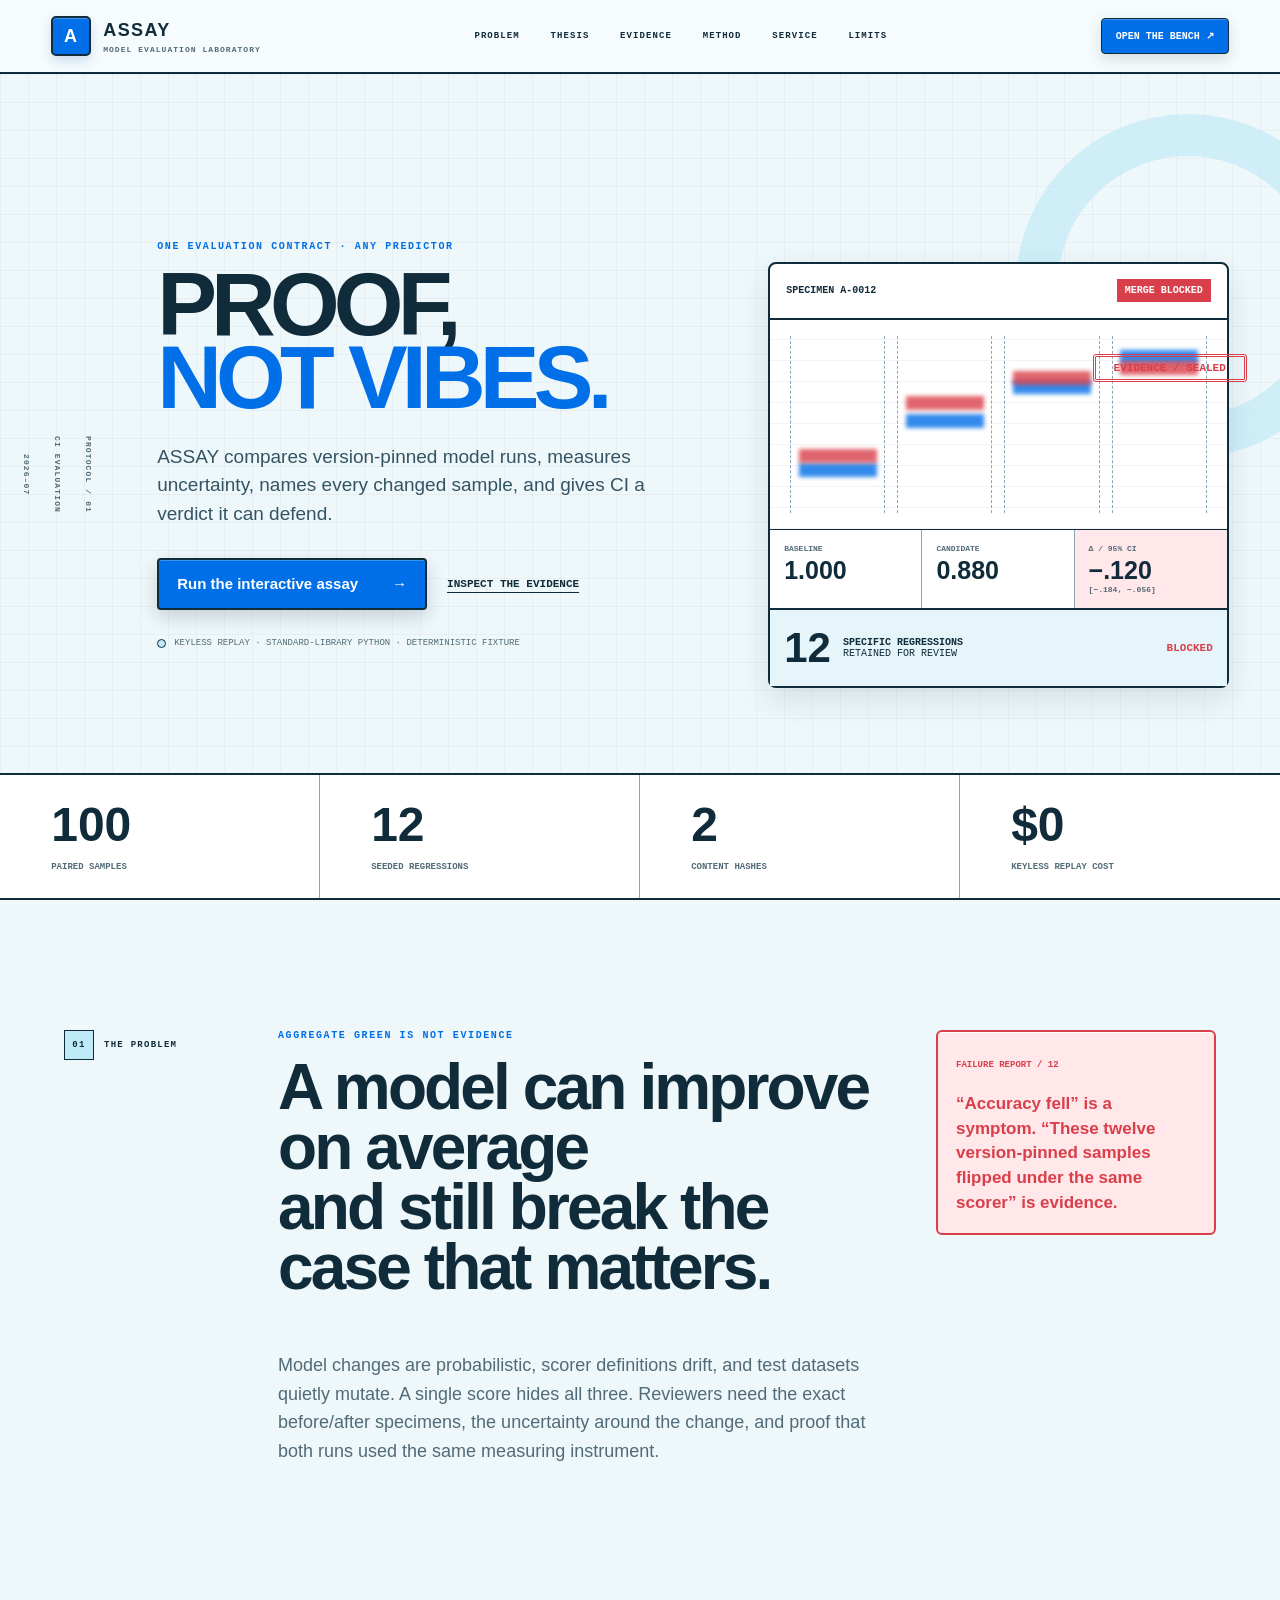
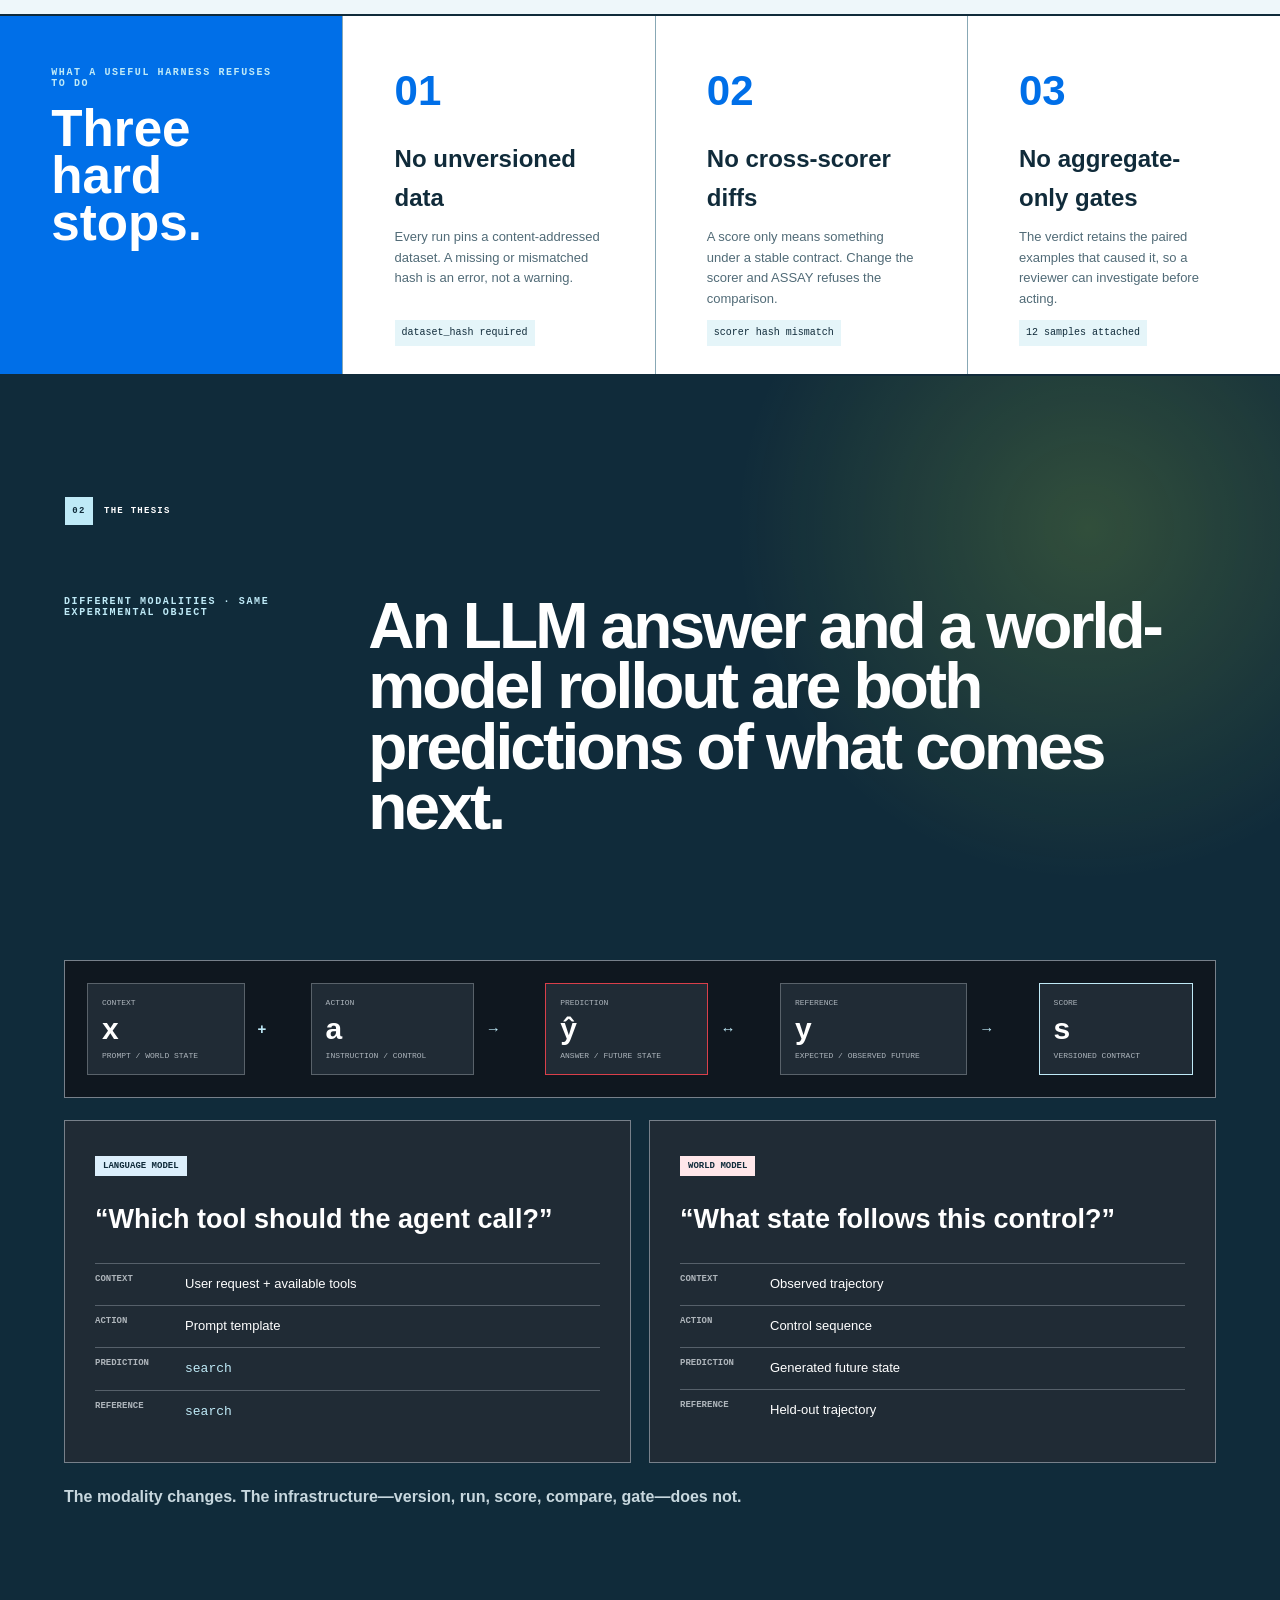
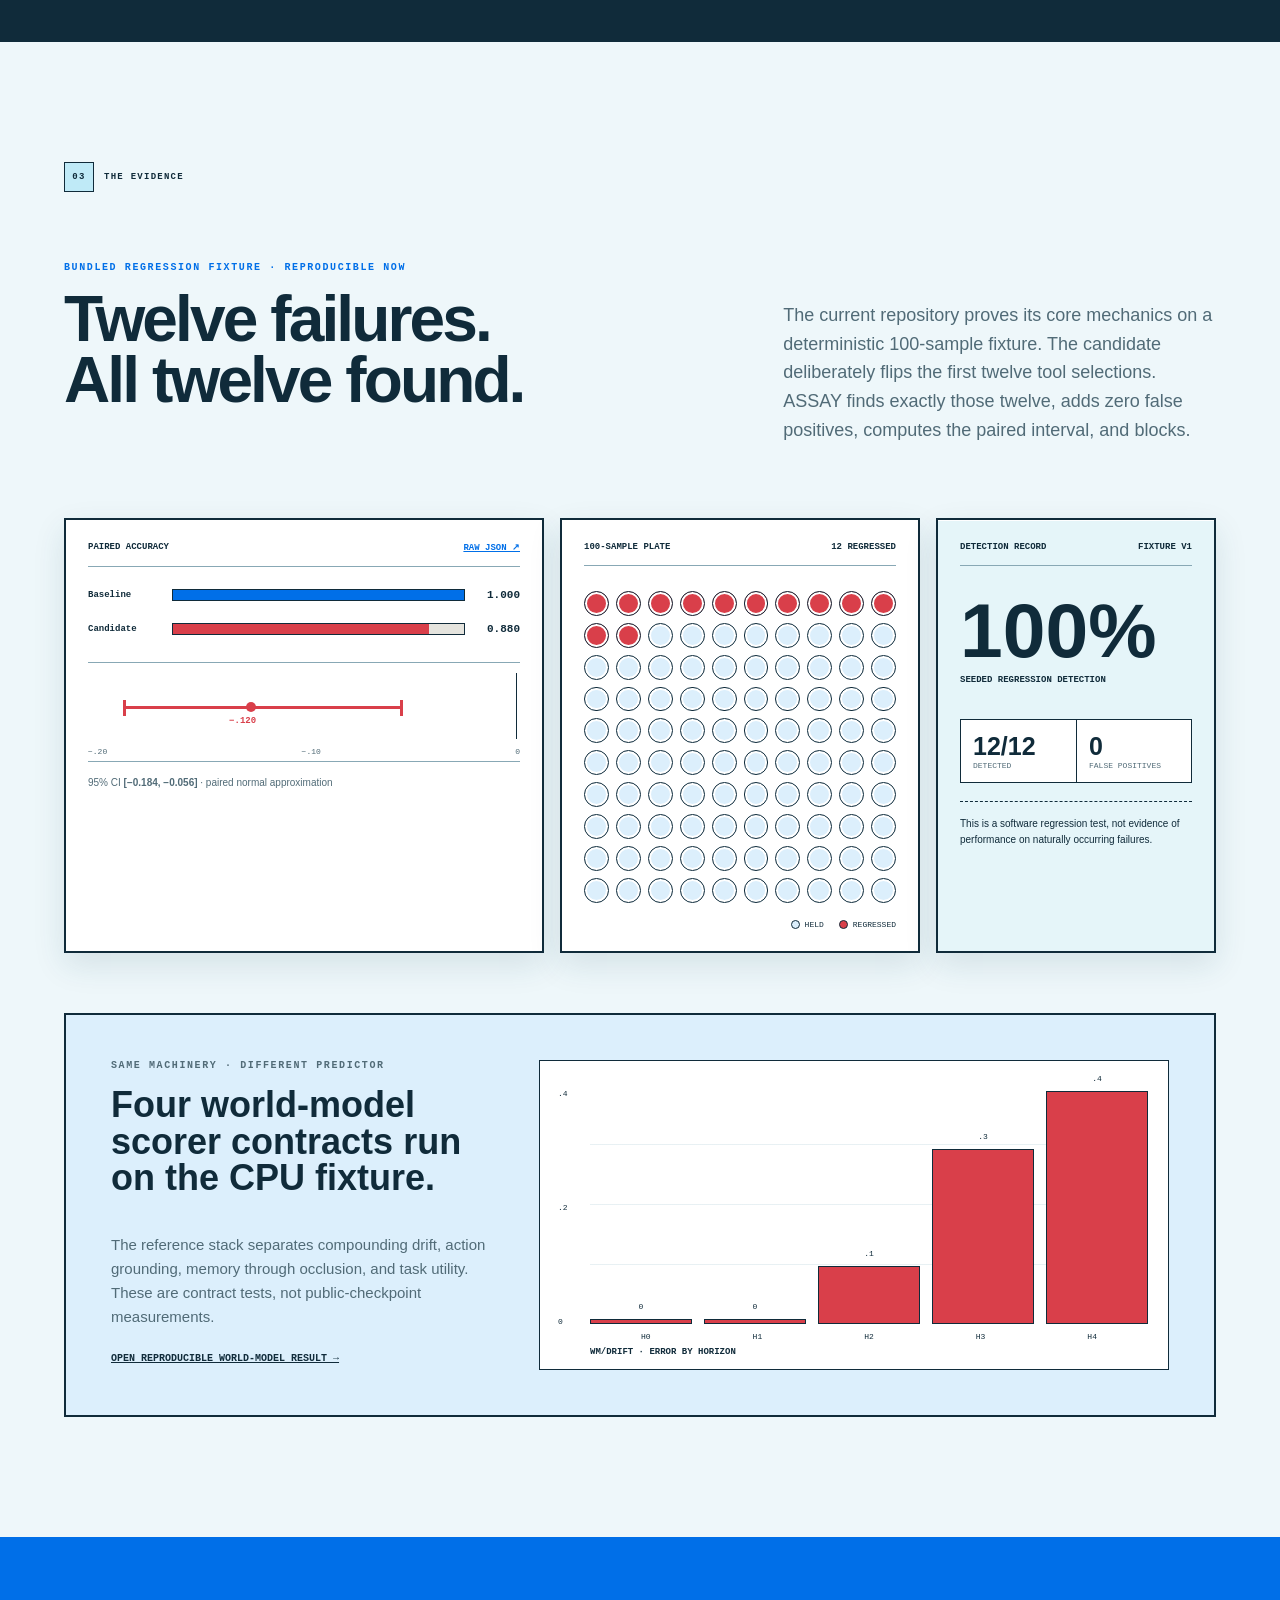
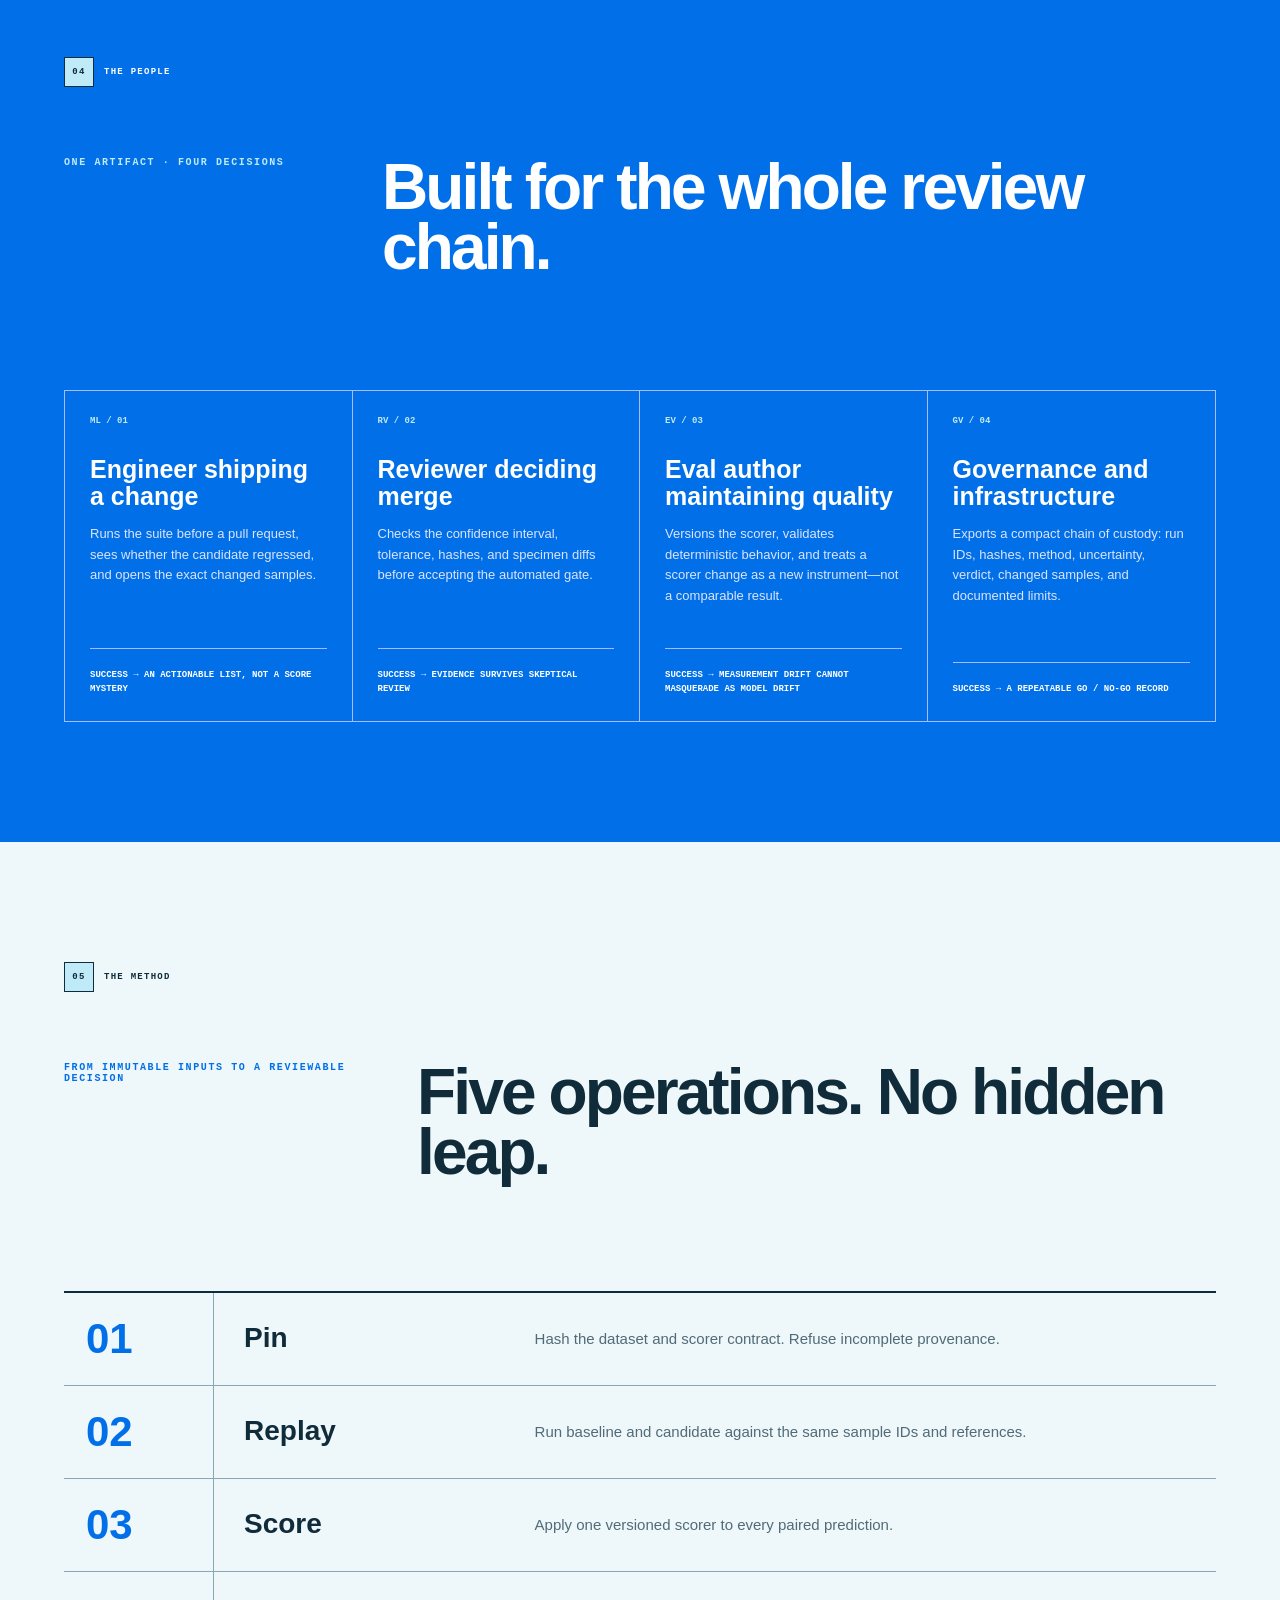
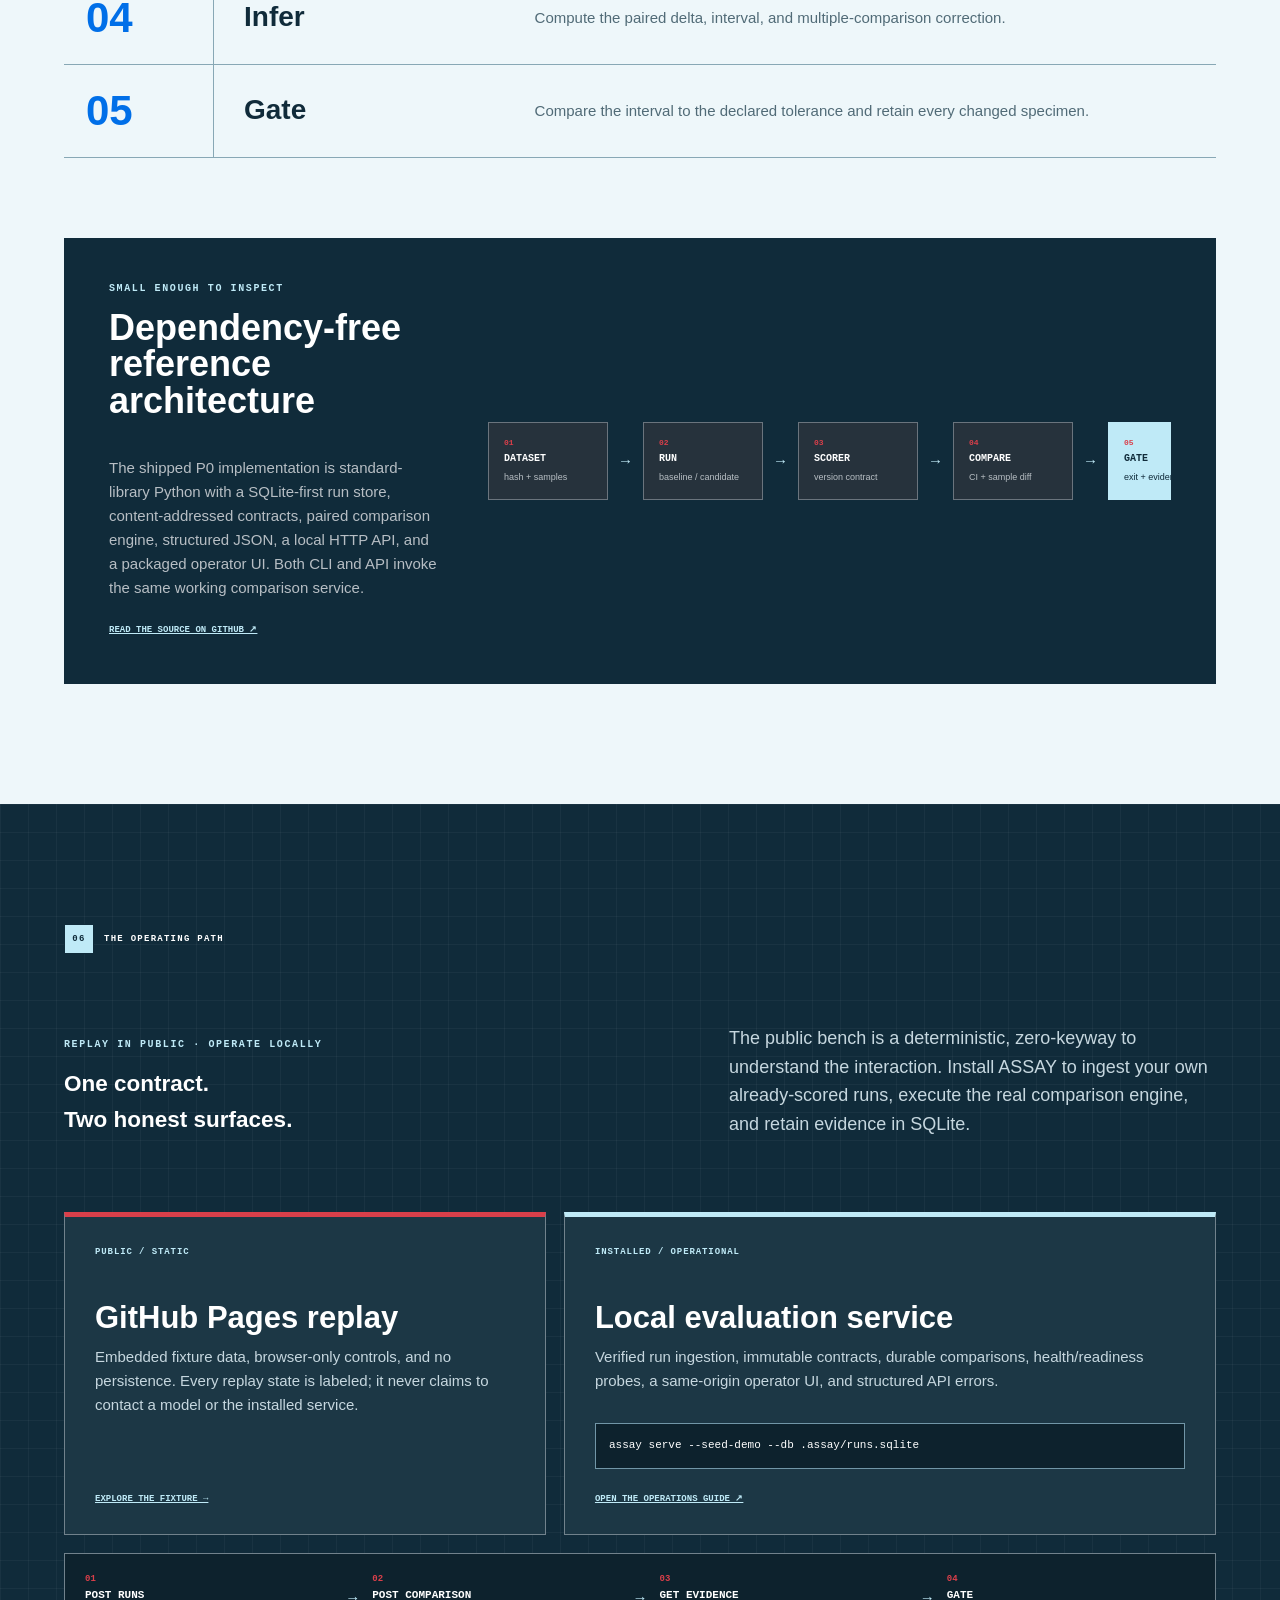
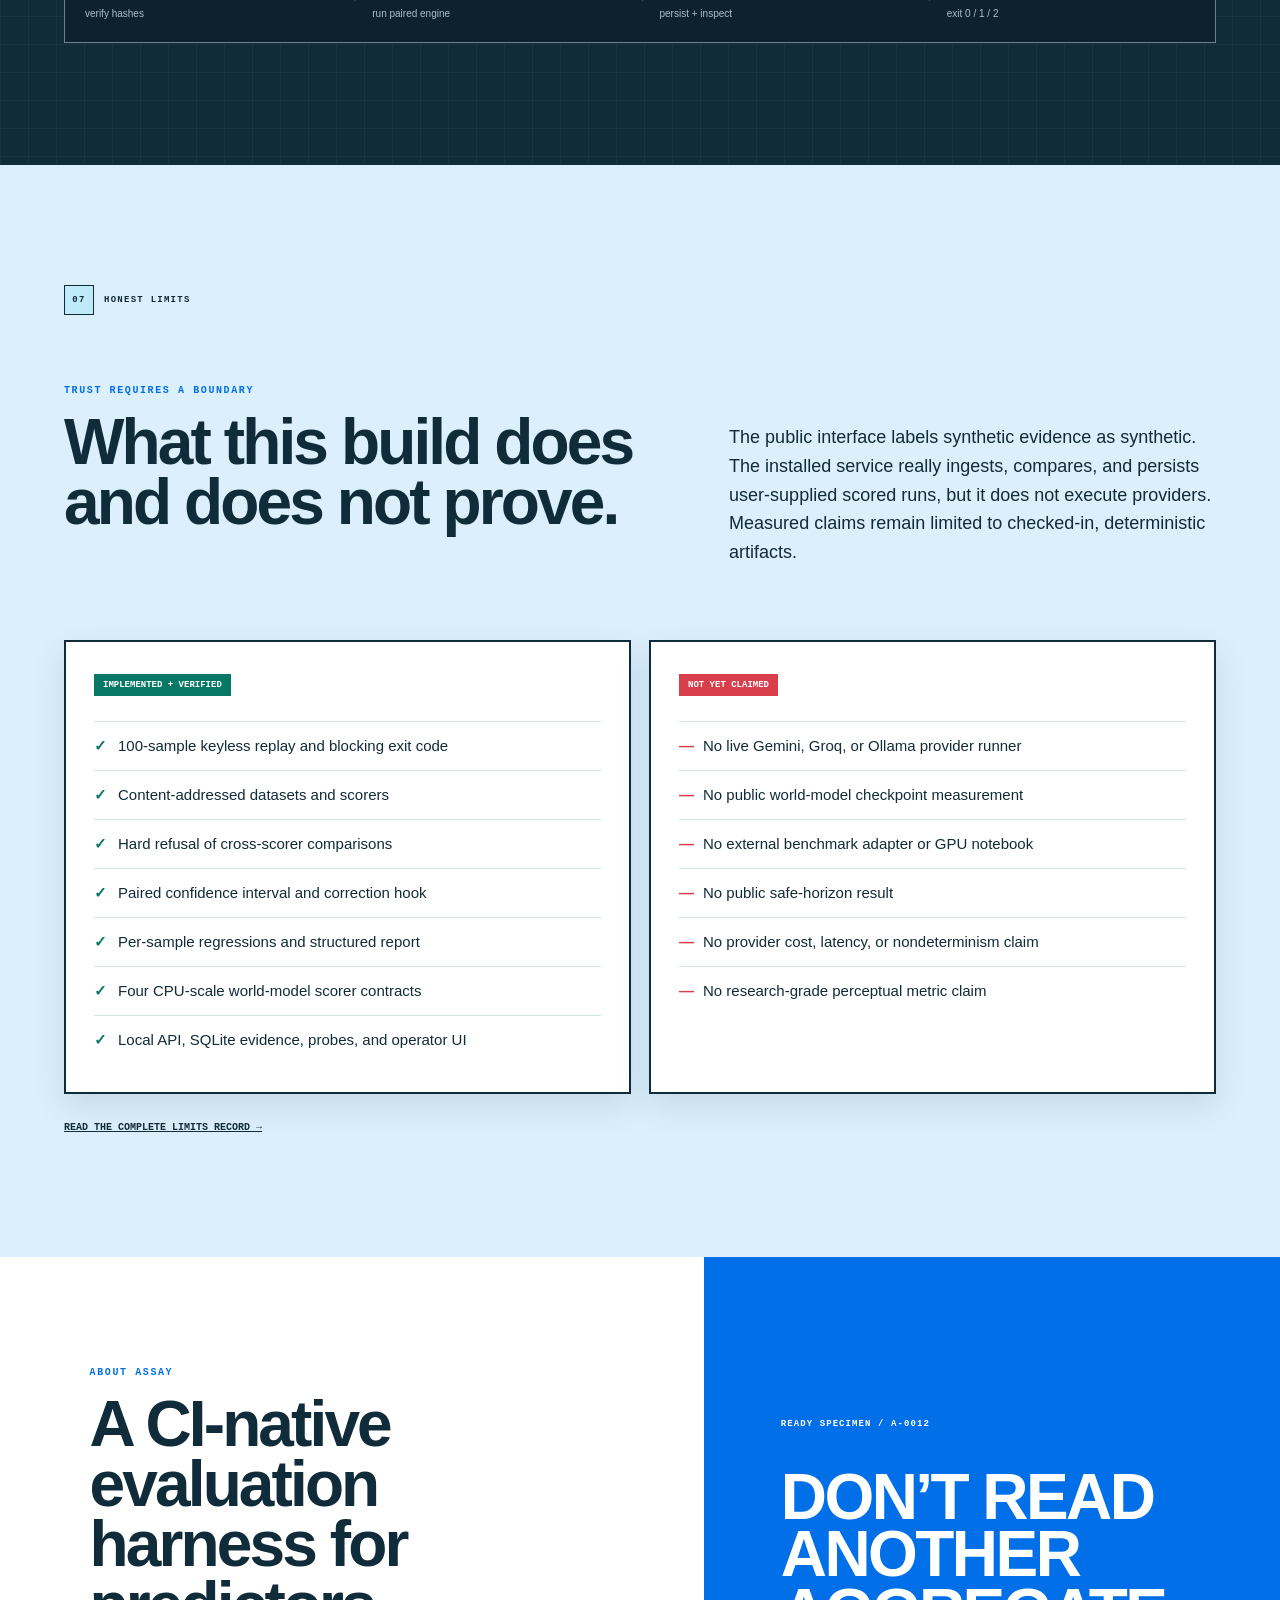
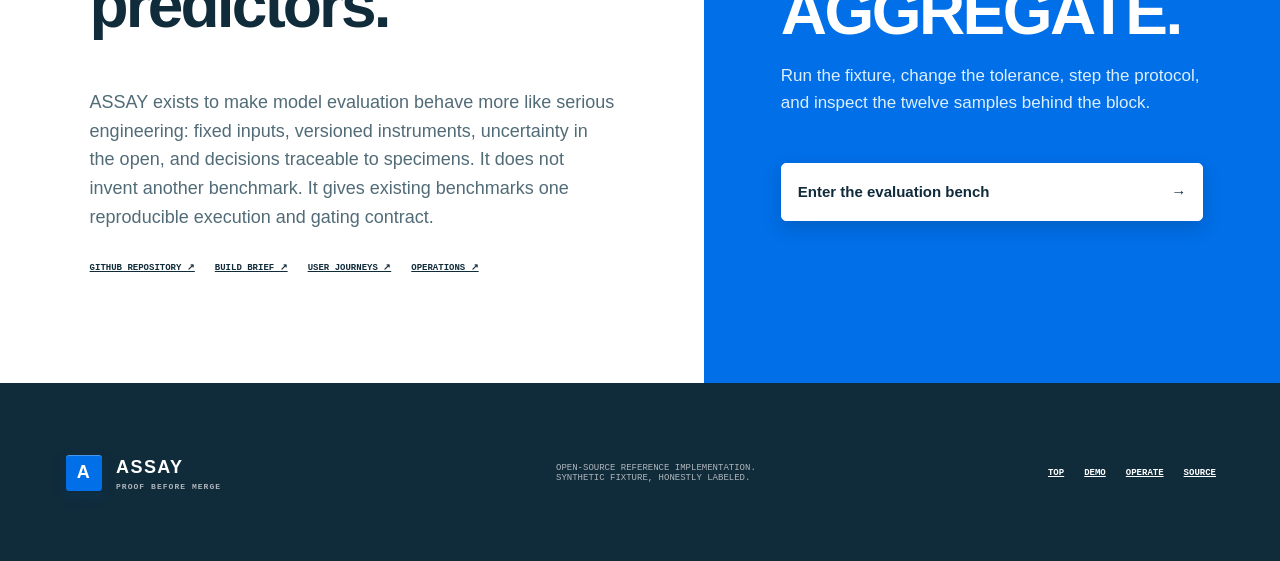
<file: docs/index.html>
<!doctype html>
<html lang="en">
<head>
  <meta charset="utf-8">
  <meta name="viewport" content="width=device-width,initial-scale=1">
  <meta name="description" content="ASSAY turns model evaluations into versioned, inspectable evidence that can block a merge.">
  <meta name="theme-color" content="#eef7fa">
  <title>ASSAY · evidence before merge</title>
  <link rel="stylesheet" href="assets/site.css">
</head>
<body>
  <a class="skip-link" href="#main">Skip to content</a>
  <header class="site-header">
    <a class="wordmark" href="#top" aria-label="ASSAY home">
      <span class="wordmark-mark" aria-hidden="true">A</span>
      <span>ASSAY<small>model evaluation laboratory</small></span>
    </a>
    <nav aria-label="Primary navigation">
      <a href="#problem">Problem</a>
      <a href="#thesis">Thesis</a>
      <a href="#evidence">Evidence</a>
      <a href="#method">Method</a>
      <a href="#service">Service</a>
      <a href="#limits">Limits</a>
    </nav>
    <a class="header-cta" href="demo/">Open the bench <span aria-hidden="true">↗</span></a>
  </header>

  <main id="main">
    <section class="hero" id="top">
      <div class="hero-register" aria-hidden="true">
        <span>PROTOCOL / 01</span>
        <span>CI EVALUATION</span>
        <span>2026–07</span>
      </div>
      <div class="hero-copy">
        <p class="kicker">One evaluation contract · any predictor</p>
        <h1>Proof,<br><em>not vibes.</em></h1>
        <p class="hero-lede">ASSAY compares version-pinned model runs, measures
          uncertainty, names every changed sample, and gives CI a verdict it can
          defend.</p>
        <div class="hero-actions">
          <a class="primary-link" href="demo/">Run the interactive assay <span>→</span></a>
          <a class="secondary-link" href="#evidence">Inspect the evidence</a>
        </div>
        <p class="trust-line">
          <span class="status-dot" aria-hidden="true"></span>
          Keyless replay · standard-library Python · deterministic fixture
        </p>
      </div>

      <div class="hero-instrument" aria-label="Preview of a blocked ASSAY result">
        <div class="instrument-head">
          <span>Specimen A-0012</span>
          <strong>MERGE BLOCKED</strong>
        </div>
        <div class="chromatography">
          <div class="chrom-lane"><i class="band blue b1"></i><i class="band red r1"></i></div>
          <div class="chrom-lane"><i class="band blue b2"></i><i class="band red r2"></i></div>
          <div class="chrom-lane"><i class="band blue b3"></i><i class="band red r3"></i></div>
          <div class="chrom-lane"><i class="band blue b4"></i><i class="band red r4"></i></div>
        </div>
        <div class="instrument-readout">
          <div><span>Baseline</span><strong>1.000</strong></div>
          <div><span>Candidate</span><strong>0.880</strong></div>
          <div><span>Δ / 95% CI</span><strong>−.120</strong><small>[−.184, −.056]</small></div>
        </div>
        <div class="specimen-strip">
          <span>12</span>
          <p><strong>specific regressions</strong> retained for review</p>
          <b aria-hidden="true">BLOCKED</b>
        </div>
      </div>

      <div class="hero-metrics">
        <div><strong>100</strong><span>paired samples</span></div>
        <div><strong>12</strong><span>seeded regressions</span></div>
        <div><strong>2</strong><span>content hashes</span></div>
        <div><strong>$0</strong><span>keyless replay cost</span></div>
      </div>
    </section>

    <section class="manifesto" id="problem">
      <div class="section-index"><span>01</span><b>The problem</b></div>
      <div class="manifesto-copy">
        <p class="kicker">Aggregate green is not evidence</p>
        <h2>A model can improve on average<br>and still break the case that matters.</h2>
        <p>Model changes are probabilistic, scorer definitions drift, and
          test datasets quietly mutate. A single score hides all three. Reviewers
          need the exact before/after specimens, the uncertainty around the
          change, and proof that both runs used the same measuring instrument.</p>
      </div>
      <aside class="red-note">
        <span>Failure report / 12</span>
        <p>“Accuracy fell” is a symptom. “These twelve version-pinned samples
          flipped under the same scorer” is evidence.</p>
      </aside>
    </section>

    <section class="refusals" aria-labelledby="refusals-title">
      <div class="refusal-lead">
        <p class="kicker">What a useful harness refuses to do</p>
        <h2 id="refusals-title">Three hard stops.</h2>
      </div>
      <article>
        <span class="refusal-number">01</span>
        <h3>No unversioned data</h3>
        <p>Every run pins a content-addressed dataset. A missing or mismatched
          hash is an error, not a warning.</p>
        <code>dataset_hash required</code>
      </article>
      <article>
        <span class="refusal-number">02</span>
        <h3>No cross-scorer diffs</h3>
        <p>A score only means something under a stable contract. Change the
          scorer and ASSAY refuses the comparison.</p>
        <code>scorer hash mismatch</code>
      </article>
      <article>
        <span class="refusal-number">03</span>
        <h3>No aggregate-only gates</h3>
        <p>The verdict retains the paired examples that caused it, so a
          reviewer can investigate before acting.</p>
        <code>12 samples attached</code>
      </article>
    </section>

    <section class="thesis" id="thesis">
      <div class="section-index light"><span>02</span><b>The thesis</b></div>
      <div class="thesis-head">
        <p class="kicker">Different modalities · same experimental object</p>
        <h2>An LLM answer and a world-model rollout are both predictions of what comes next.</h2>
      </div>
      <div class="equation" aria-label="Unified ASSAY sample abstraction">
        <div><span>Context</span><strong>x</strong><small>prompt / world state</small></div>
        <b>+</b>
        <div><span>Action</span><strong>a</strong><small>instruction / control</small></div>
        <b>→</b>
        <div class="prediction"><span>Prediction</span><strong>ŷ</strong><small>answer / future state</small></div>
        <b>↔</b>
        <div><span>Reference</span><strong>y</strong><small>expected / observed future</small></div>
        <b>→</b>
        <div class="score"><span>Score</span><strong>s</strong><small>versioned contract</small></div>
      </div>
      <div class="modality-grid">
        <article>
          <div class="modality-tag">Language model</div>
          <h3>“Which tool should the agent call?”</h3>
          <dl>
            <div><dt>Context</dt><dd>User request + available tools</dd></div>
            <div><dt>Action</dt><dd>Prompt template</dd></div>
            <div><dt>Prediction</dt><dd><code>search</code></dd></div>
            <div><dt>Reference</dt><dd><code>search</code></dd></div>
          </dl>
        </article>
        <article>
          <div class="modality-tag red">World model</div>
          <h3>“What state follows this control?”</h3>
          <dl>
            <div><dt>Context</dt><dd>Observed trajectory</dd></div>
            <div><dt>Action</dt><dd>Control sequence</dd></div>
            <div><dt>Prediction</dt><dd>Generated future state</dd></div>
            <div><dt>Reference</dt><dd>Held-out trajectory</dd></div>
          </dl>
        </article>
      </div>
      <p class="thesis-note">The modality changes. The infrastructure—version,
        run, score, compare, gate—does not.</p>
    </section>

    <section class="evidence" id="evidence">
      <div class="section-index"><span>03</span><b>The evidence</b></div>
      <div class="evidence-intro">
        <div>
          <p class="kicker">Bundled regression fixture · reproducible now</p>
          <h2>Twelve failures.<br>All twelve found.</h2>
        </div>
        <p>The current repository proves its core mechanics on a deterministic
          100-sample fixture. The candidate deliberately flips the first twelve
          tool selections. ASSAY finds exactly those twelve, adds zero false
          positives, computes the paired interval, and blocks.</p>
      </div>

      <div class="evidence-board">
        <article class="score-proof">
          <div class="proof-heading">
            <span>Paired accuracy</span>
            <a href="demo/comparison.json">raw JSON ↗</a>
          </div>
          <div class="score-row">
            <b>Baseline</b><div class="score-track"><i style="width:100%"></i></div><strong>1.000</strong>
          </div>
          <div class="score-row candidate">
            <b>Candidate</b><div class="score-track"><i style="width:88%"></i></div><strong>0.880</strong>
          </div>
          <div class="interval-plot" aria-label="Delta negative 0.12 with 95 percent confidence interval negative 0.184 to negative 0.056">
            <div class="axis"><span>−.20</span><span>−.10</span><span>0</span></div>
            <div class="zero-line"></div>
            <div class="interval"><i></i><b>−.120</b></div>
          </div>
          <p>95% CI <strong>[−0.184, −0.056]</strong> · paired normal approximation</p>
        </article>

        <article class="plate-proof">
          <div class="proof-heading"><span>100-sample plate</span><b>12 regressed</b></div>
          <div class="mini-plate" aria-label="One hundred samples, first twelve regressed">
            <i class="bad"></i><i class="bad"></i><i class="bad"></i><i class="bad"></i><i class="bad"></i>
            <i class="bad"></i><i class="bad"></i><i class="bad"></i><i class="bad"></i><i class="bad"></i>
            <i class="bad"></i><i class="bad"></i>
            <i></i><i></i><i></i><i></i><i></i><i></i><i></i><i></i>
            <i></i><i></i><i></i><i></i><i></i><i></i><i></i><i></i><i></i><i></i>
            <i></i><i></i><i></i><i></i><i></i><i></i><i></i><i></i><i></i><i></i>
            <i></i><i></i><i></i><i></i><i></i><i></i><i></i><i></i><i></i><i></i>
            <i></i><i></i><i></i><i></i><i></i><i></i><i></i><i></i><i></i><i></i>
            <i></i><i></i><i></i><i></i><i></i><i></i><i></i><i></i><i></i><i></i>
            <i></i><i></i><i></i><i></i><i></i><i></i><i></i><i></i><i></i><i></i>
            <i></i><i></i><i></i><i></i><i></i><i></i><i></i><i></i><i></i><i></i>
            <i></i><i></i><i></i><i></i><i></i><i></i><i></i><i></i><i></i><i></i>
          </div>
          <div class="plate-caption"><span><i></i> held</span><span><i class="bad"></i> regressed</span></div>
        </article>

        <article class="detection-proof">
          <div class="proof-heading"><span>Detection record</span><b>fixture v1</b></div>
          <div class="detection-number"><strong>100%</strong><span>seeded regression detection</span></div>
          <div class="detection-split">
            <div><strong>12/12</strong><span>detected</span></div>
            <div><strong>0</strong><span>false positives</span></div>
          </div>
          <p class="scope-warning">This is a software regression test, not
            evidence of performance on naturally occurring failures.</p>
        </article>
      </div>

      <div class="world-proof">
        <div>
          <p class="kicker">Same machinery · different predictor</p>
          <h3>Four world-model scorer contracts run on the CPU fixture.</h3>
          <p>The reference stack separates compounding drift, action grounding,
            memory through occlusion, and task utility. These are contract tests,
            not public-checkpoint measurements.</p>
          <a href="demo/wm-results.json">Open reproducible world-model result →</a>
        </div>
        <div class="drift-graph" aria-label="World model drift by horizon: zero, zero, 0.1, 0.3, 0.4">
          <div class="graph-y"><span>.4</span><span>.2</span><span>0</span></div>
          <div class="drift-bars">
            <i style="height:2%"><b>0</b></i>
            <i style="height:2%"><b>0</b></i>
            <i style="height:25%"><b>.1</b></i>
            <i style="height:75%"><b>.3</b></i>
            <i style="height:100%"><b>.4</b></i>
          </div>
          <div class="graph-x"><span>H0</span><span>H1</span><span>H2</span><span>H3</span><span>H4</span></div>
          <strong class="graph-title">wm/drift · error by horizon</strong>
        </div>
      </div>
    </section>

    <section class="journeys" id="journeys">
      <div class="section-index light"><span>04</span><b>The people</b></div>
      <div class="journey-head">
        <p class="kicker">One artifact · four decisions</p>
        <h2>Built for the whole review chain.</h2>
      </div>
      <div class="journey-list">
        <article>
          <span>ML / 01</span>
          <h3>Engineer shipping a change</h3>
          <p>Runs the suite before a pull request, sees whether the candidate
            regressed, and opens the exact changed samples.</p>
          <b>Success → an actionable list, not a score mystery</b>
        </article>
        <article>
          <span>RV / 02</span>
          <h3>Reviewer deciding merge</h3>
          <p>Checks the confidence interval, tolerance, hashes, and specimen
            diffs before accepting the automated gate.</p>
          <b>Success → evidence survives skeptical review</b>
        </article>
        <article>
          <span>EV / 03</span>
          <h3>Eval author maintaining quality</h3>
          <p>Versions the scorer, validates deterministic behavior, and treats a
            scorer change as a new instrument—not a comparable result.</p>
          <b>Success → measurement drift cannot masquerade as model drift</b>
        </article>
        <article>
          <span>GV / 04</span>
          <h3>Governance and infrastructure</h3>
          <p>Exports a compact chain of custody: run IDs, hashes, method,
            uncertainty, verdict, changed samples, and documented limits.</p>
          <b>Success → a repeatable go / no-go record</b>
        </article>
      </div>
    </section>

    <section class="method" id="method">
      <div class="section-index"><span>05</span><b>The method</b></div>
      <div class="method-intro">
        <p class="kicker">From immutable inputs to a reviewable decision</p>
        <h2>Five operations. No hidden leap.</h2>
      </div>
      <ol class="method-flow">
        <li>
          <span>01</span><div><h3>Pin</h3><p>Hash the dataset and scorer contract.
            Refuse incomplete provenance.</p></div>
        </li>
        <li>
          <span>02</span><div><h3>Replay</h3><p>Run baseline and candidate against
            the same sample IDs and references.</p></div>
        </li>
        <li>
          <span>03</span><div><h3>Score</h3><p>Apply one versioned scorer to every
            paired prediction.</p></div>
        </li>
        <li>
          <span>04</span><div><h3>Infer</h3><p>Compute the paired delta, interval,
            and multiple-comparison correction.</p></div>
        </li>
        <li>
          <span>05</span><div><h3>Gate</h3><p>Compare the interval to the declared
            tolerance and retain every changed specimen.</p></div>
        </li>
      </ol>

      <div class="architecture" id="architecture">
        <div class="architecture-copy">
          <p class="kicker">Small enough to inspect</p>
          <h3>Dependency-free reference architecture</h3>
          <p>The shipped P0 implementation is standard-library Python with a
            SQLite-first run store, content-addressed contracts, paired
            comparison engine, structured JSON, a local HTTP API, and a packaged
            operator UI. Both CLI and API invoke the same working comparison
            service.</p>
          <a href="https://github.com/Aneesh-Pothuru/assay">Read the source on GitHub ↗</a>
        </div>
        <div class="architecture-map" aria-label="ASSAY system architecture">
          <div><span>01</span><b>Dataset</b><small>hash + samples</small></div>
          <i>→</i>
          <div><span>02</span><b>Run</b><small>baseline / candidate</small></div>
          <i>→</i>
          <div><span>03</span><b>Scorer</b><small>version contract</small></div>
          <i>→</i>
          <div><span>04</span><b>Compare</b><small>CI + sample diff</small></div>
          <i>→</i>
          <div class="gate-node"><span>05</span><b>Gate</b><small>exit + evidence</small></div>
        </div>
      </div>
    </section>

    <section class="service" id="service">
      <div class="section-index light"><span>06</span><b>The operating path</b></div>
      <div class="service-intro">
        <div>
          <p class="kicker">Replay in public · operate locally</p>
          <h2>One contract.<br>Two honest surfaces.</h2>
        </div>
        <p>The public bench is a deterministic, zero-keyway to understand the
          interaction. Install ASSAY to ingest your own already-scored runs,
          execute the real comparison engine, and retain evidence in SQLite.</p>
      </div>
      <div class="service-grid">
        <article class="surface-card replay-card">
          <span>Public / static</span>
          <h3>GitHub Pages replay</h3>
          <p>Embedded fixture data, browser-only controls, and no persistence.
            Every replay state is labeled; it never claims to contact a model or
            the installed service.</p>
          <a href="demo/">Explore the fixture →</a>
        </article>
        <article class="surface-card live-card">
          <span>Installed / operational</span>
          <h3>Local evaluation service</h3>
          <p>Verified run ingestion, immutable contracts, durable comparisons,
            health/readiness probes, a same-origin operator UI, and structured
            API errors.</p>
          <code>assay serve --seed-demo --db .assay/runs.sqlite</code>
          <a href="https://github.com/Aneesh-Pothuru/assay/blob/main/docs/OPERATIONS.md">Open the operations guide ↗</a>
        </article>
      </div>
      <div class="service-status" aria-label="Installed service flow">
        <div><b>01</b><span>POST runs</span><small>verify hashes</small></div>
        <i>→</i>
        <div><b>02</b><span>POST comparison</span><small>run paired engine</small></div>
        <i>→</i>
        <div><b>03</b><span>GET evidence</span><small>persist + inspect</small></div>
        <i>→</i>
        <div><b>04</b><span>Gate</span><small>exit 0 / 1 / 2</small></div>
      </div>
    </section>

    <section class="limits" id="limits">
      <div class="section-index"><span>07</span><b>Honest limits</b></div>
      <div class="limits-head">
        <div>
          <p class="kicker">Trust requires a boundary</p>
          <h2>What this build does<br>and does not prove.</h2>
        </div>
        <p>The public interface labels synthetic evidence as synthetic. The
          installed service really ingests, compares, and persists user-supplied
          scored runs, but it does not execute providers. Measured claims remain
          limited to checked-in, deterministic artifacts.</p>
      </div>
      <div class="limits-columns">
        <article>
          <span class="limit-label yes">Implemented + verified</span>
          <ul>
            <li>100-sample keyless replay and blocking exit code</li>
            <li>Content-addressed datasets and scorers</li>
            <li>Hard refusal of cross-scorer comparisons</li>
            <li>Paired confidence interval and correction hook</li>
            <li>Per-sample regressions and structured report</li>
            <li>Four CPU-scale world-model scorer contracts</li>
            <li>Local API, SQLite evidence, probes, and operator UI</li>
          </ul>
        </article>
        <article>
          <span class="limit-label no">Not yet claimed</span>
          <ul>
            <li>No live Gemini, Groq, or Ollama provider runner</li>
            <li>No public world-model checkpoint measurement</li>
            <li>No external benchmark adapter or GPU notebook</li>
            <li>No public safe-horizon result</li>
            <li>No provider cost, latency, or nondeterminism claim</li>
            <li>No research-grade perceptual metric claim</li>
          </ul>
        </article>
      </div>
      <a class="limits-link" href="https://github.com/Aneesh-Pothuru/assay/blob/main/LIMITS.md">Read the complete limits record →</a>
    </section>

    <section class="about" id="about">
      <div class="about-copy">
        <p class="kicker">About ASSAY</p>
        <h2>A CI-native evaluation harness for predictors.</h2>
        <p>ASSAY exists to make model evaluation behave more like serious
          engineering: fixed inputs, versioned instruments, uncertainty in the
          open, and decisions traceable to specimens. It does not invent another
          benchmark. It gives existing benchmarks one reproducible execution and
          gating contract.</p>
        <div class="about-links">
          <a href="https://github.com/Aneesh-Pothuru/assay">GitHub repository ↗</a>
          <a href="https://github.com/Aneesh-Pothuru/assay/blob/main/docs/BRIEF.md">Build brief ↗</a>
          <a href="https://github.com/Aneesh-Pothuru/assay/blob/main/docs/USER_JOURNEYS.md">User journeys ↗</a>
          <a href="https://github.com/Aneesh-Pothuru/assay/blob/main/docs/OPERATIONS.md">Operations ↗</a>
        </div>
      </div>
      <div class="cta-dossier">
        <span>Ready specimen / A-0012</span>
        <h3>Don’t read another aggregate.</h3>
        <p>Run the fixture, change the tolerance, step the protocol, and inspect
          the twelve samples behind the block.</p>
        <a href="demo/">Enter the evaluation bench <b>→</b></a>
      </div>
    </section>
  </main>

  <footer class="site-footer">
    <div class="wordmark inverse">
      <span class="wordmark-mark" aria-hidden="true">A</span>
      <span>ASSAY<small>proof before merge</small></span>
    </div>
    <p>Open-source reference implementation.<br>Synthetic fixture, honestly labeled.</p>
    <nav aria-label="Footer navigation">
      <a href="#top">Top</a>
      <a href="demo/">Demo</a>
      <a href="https://github.com/Aneesh-Pothuru/assay/blob/main/docs/OPERATIONS.md">Operate</a>
      <a href="https://github.com/Aneesh-Pothuru/assay">Source</a>
    </nav>
  </footer>
</body>
</html>
</file>
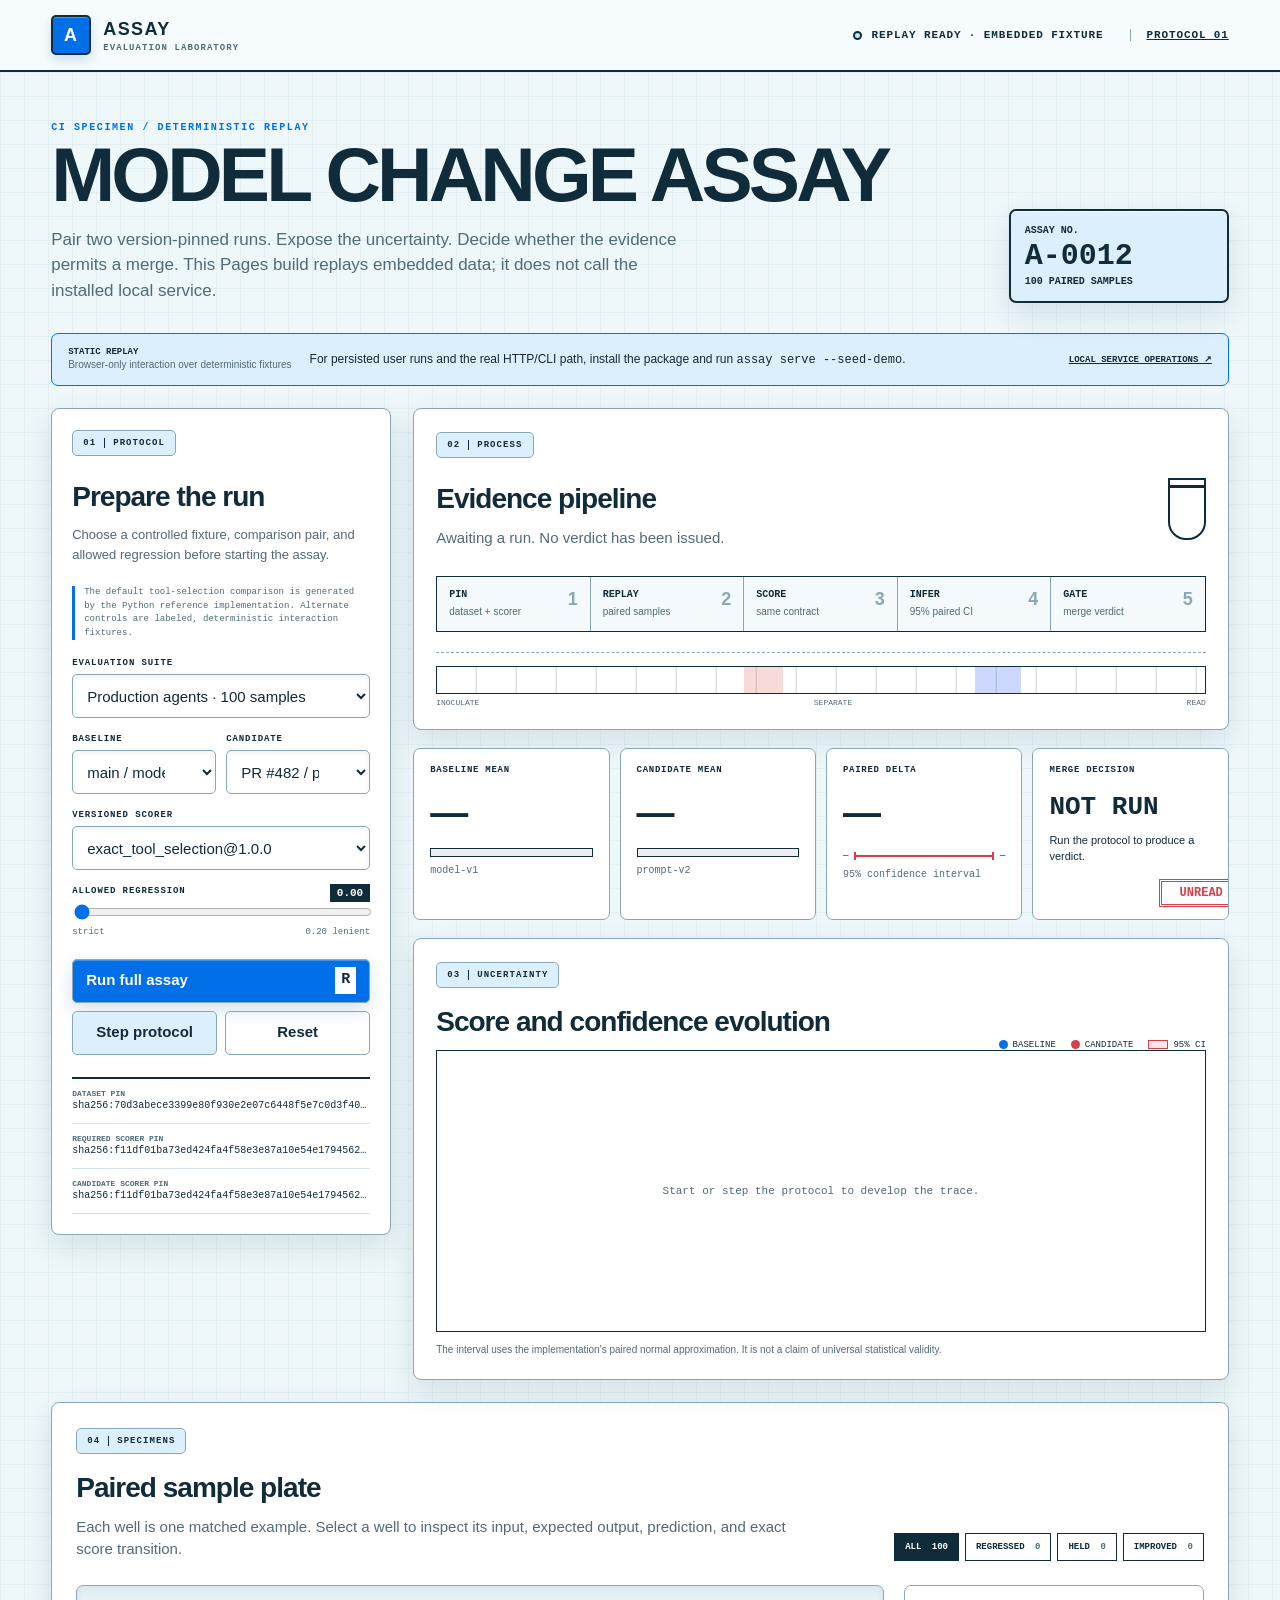
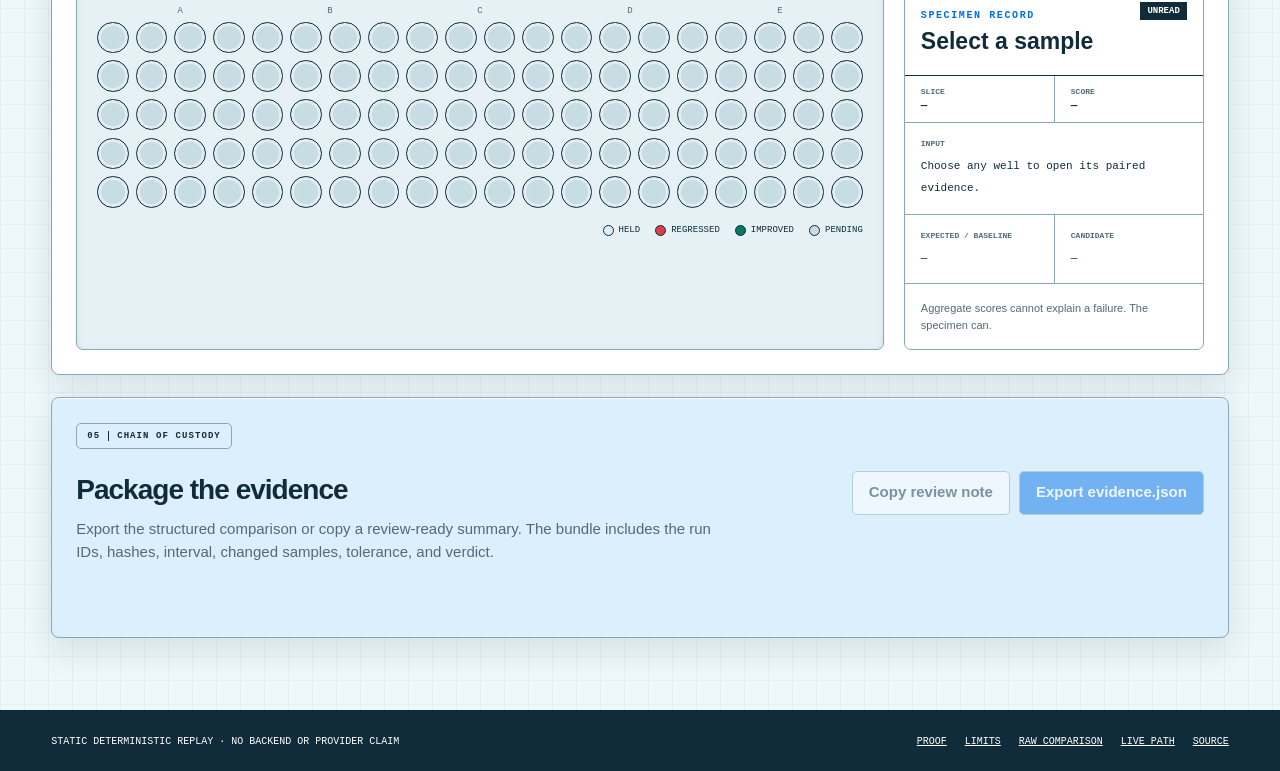
<file: docs/demo/index.html>
<!doctype html>
<html lang="en">
<head>
  <meta charset="utf-8">
  <meta name="viewport" content="width=device-width,initial-scale=1">
  <meta name="description" content="Run a deterministic ASSAY evaluation and inspect the evidence behind the merge gate.">
  <meta name="theme-color" content="#eef7fa">
  <title>ASSAY bench · evaluation evidence</title>
  <link rel="stylesheet" href="app.css">
</head>
<body>
  <a class="skip-link" href="#bench">Skip to the evaluation bench</a>
  <header class="app-header">
    <a class="wordmark" href="../" aria-label="ASSAY home">
      <span class="wordmark-mark" aria-hidden="true">A</span>
      <span>ASSAY<small>evaluation laboratory</small></span>
    </a>
    <div class="run-identity">
      <span class="live-pip" aria-hidden="true"></span>
      <span id="header-status">Replay mode · embedded fixture</span>
      <a href="../#method">Protocol 01</a>
    </div>
  </header>

  <main id="bench">
    <section class="bench-heading" aria-labelledby="bench-title">
      <div>
        <p class="kicker">CI specimen / deterministic replay</p>
        <h1 id="bench-title">Model change assay</h1>
        <p>Pair two version-pinned runs. Expose the uncertainty. Decide whether
          the evidence permits a merge. This Pages build replays embedded data;
          it does not call the installed local service.</p>
      </div>
      <div class="bench-stamp">
        <span>ASSAY NO.</span>
        <strong>A-0012</strong>
        <span>100 paired samples</span>
      </div>
    </section>

    <aside class="replay-banner" aria-label="Replay mode disclosure">
      <div><strong>STATIC REPLAY</strong><span>Browser-only interaction over deterministic fixtures</span></div>
      <p>For persisted user runs and the real HTTP/CLI path, install the package
        and run <code>assay serve --seed-demo</code>.</p>
      <a href="https://github.com/Aneesh-Pothuru/assay/blob/main/docs/OPERATIONS.md">Local service operations ↗</a>
    </aside>

    <section class="lab-layout">
      <aside class="protocol-panel" aria-labelledby="protocol-title">
        <div class="panel-tab"><span>01</span> protocol</div>
        <h2 id="protocol-title">Prepare the run</h2>
        <p class="panel-intro">Choose a controlled fixture, comparison pair, and
          allowed regression before starting the assay.</p>
        <p class="fixture-note">The default tool-selection comparison is generated
          by the Python reference implementation. Alternate controls are labeled,
          deterministic interaction fixtures.</p>

        <form id="run-form">
          <label for="suite">Evaluation suite</label>
          <select id="suite" name="suite">
            <option value="prod-agents">Production agents · 100 samples</option>
            <option value="tool-critical">Tool-critical slice · 40 samples</option>
            <option value="world-core">World-model core · 64 rollouts</option>
          </select>

          <div class="field-pair">
            <div>
              <label for="baseline">Baseline</label>
              <select id="baseline" name="baseline">
                <option value="model-v1">main / model-v1</option>
                <option value="model-v0">release / model-v0</option>
              </select>
            </div>
            <div>
              <label for="candidate">Candidate</label>
              <select id="candidate" name="candidate">
                <option value="prompt-v2">PR #482 / prompt-v2</option>
                <option value="tool-v3">PR #509 / tool-router-v3</option>
                <option value="stable-v2">PR #521 / stable-v2</option>
                <option value="scorer-drift">PR #533 / scorer-v2 · incompatible</option>
              </select>
            </div>
          </div>

          <label for="scorer">Versioned scorer</label>
          <select id="scorer" name="scorer">
            <option value="accuracy">exact_tool_selection@1.0.0</option>
            <option value="grounding">wm/action_grounding@0.1.0</option>
            <option value="memory">wm/occlusion_memory@0.1.0</option>
          </select>

          <div class="tolerance-head">
            <label for="tolerance">Allowed regression</label>
            <output id="tolerance-value" for="tolerance">0.00</output>
          </div>
          <input id="tolerance" type="range" min="0" max="0.20" value="0" step="0.01">
          <div class="range-scale"><span>strict</span><span>0.20 lenient</span></div>

          <div class="protocol-actions">
            <button class="primary-action" type="submit" id="run-button">
              <span>Run full assay</span><kbd>R</kbd>
            </button>
            <button class="secondary-action" type="button" id="step-button">Step protocol</button>
            <button class="text-action" type="button" id="reset-button">Reset</button>
          </div>
        </form>

        <div class="pin-card">
          <div><span>Dataset pin</span><code id="dataset-pin">loading</code></div>
          <div><span>Required scorer pin</span><code id="scorer-pin">loading</code></div>
          <div id="candidate-pin-row"><span>Candidate scorer pin</span><code id="candidate-scorer-pin">loading</code></div>
        </div>
      </aside>

      <div class="analysis-column">
        <section class="process-card" aria-labelledby="process-title">
          <div class="panel-tab"><span>02</span> process</div>
          <div class="process-head">
            <div>
              <h2 id="process-title">Evidence pipeline</h2>
              <p id="process-copy">Awaiting a run. No verdict has been issued.</p>
            </div>
            <div class="sample-vial" aria-hidden="true"><i id="vial-fill"></i></div>
          </div>
          <ol class="process-steps" id="process-steps">
            <li data-step="0"><span>1</span><b>Pin</b><small>dataset + scorer</small></li>
            <li data-step="1"><span>2</span><b>Replay</b><small>paired samples</small></li>
            <li data-step="2"><span>3</span><b>Score</b><small>same contract</small></li>
            <li data-step="3"><span>4</span><b>Infer</b><small>95% paired CI</small></li>
            <li data-step="4"><span>5</span><b>Gate</b><small>merge verdict</small></li>
          </ol>
          <div class="chromatogram" aria-label="Run progress">
            <div class="chrom-track"><i id="chrom-progress"></i></div>
            <div class="chrom-labels"><span>inoculate</span><span>separate</span><span>read</span></div>
          </div>
        </section>

        <section class="result-grid" aria-live="polite">
          <article class="measurement-card">
            <span class="measure-label">Baseline mean</span>
            <strong id="baseline-score">—</strong>
            <div class="measure-rule blue"><i id="baseline-bar"></i></div>
            <small id="baseline-name">model-v1</small>
          </article>
          <article class="measurement-card">
            <span class="measure-label">Candidate mean</span>
            <strong id="candidate-score">—</strong>
            <div class="measure-rule red"><i id="candidate-bar"></i></div>
            <small id="candidate-name">prompt-v2</small>
          </article>
          <article class="measurement-card">
            <span class="measure-label">Paired delta</span>
            <strong id="delta-score">—</strong>
            <div class="ci-readout"><span id="ci-low">—</span><i></i><span id="ci-high">—</span></div>
            <small>95% confidence interval</small>
          </article>
          <article class="verdict-card" id="verdict-card">
            <span class="measure-label">Merge decision</span>
            <strong id="verdict">NOT RUN</strong>
            <p id="verdict-reason">Run the protocol to produce a verdict.</p>
            <button type="button" id="recover-button" hidden>Use compatible pins</button>
            <span class="proof-mark" aria-hidden="true">UNREAD</span>
          </article>
        </section>

        <section class="chart-card" aria-labelledby="chart-title">
          <div class="section-head">
            <div>
              <div class="panel-tab"><span>03</span> uncertainty</div>
              <h2 id="chart-title">Score and confidence evolution</h2>
            </div>
            <div class="chart-legend" aria-label="Chart legend">
              <span><i class="blue-dot"></i> baseline</span>
              <span><i class="red-dot"></i> candidate</span>
              <span><i class="band-key"></i> 95% CI</span>
            </div>
          </div>
          <div class="chart-wrap">
            <canvas id="score-chart" width="1000" height="330"
              aria-label="Line chart of baseline and candidate scores as samples are processed"></canvas>
            <div class="chart-empty" id="chart-empty">Start or step the protocol to develop the trace.</div>
          </div>
          <p class="chart-note">The interval uses the implementation’s paired normal approximation.
            It is not a claim of universal statistical validity.</p>
        </section>
      </div>
    </section>

    <section class="sample-lab" aria-labelledby="samples-title">
      <div class="section-head">
        <div>
          <div class="panel-tab"><span>04</span> specimens</div>
          <h2 id="samples-title">Paired sample plate</h2>
          <p>Each well is one matched example. Select a well to inspect its input,
            expected output, prediction, and exact score transition.</p>
        </div>
        <div class="filter-set" role="group" aria-label="Filter samples">
          <button class="filter active" type="button" data-filter="all">All <span id="all-count">100</span></button>
          <button class="filter" type="button" data-filter="regressed">Regressed <span id="regressed-count">0</span></button>
          <button class="filter" type="button" data-filter="held">Held <span id="held-count">0</span></button>
          <button class="filter" type="button" data-filter="improved">Improved <span id="improved-count">0</span></button>
        </div>
      </div>

      <div class="sample-workspace">
        <div class="plate-wrap">
          <div class="plate-labels" aria-hidden="true"><span>A</span><span>B</span><span>C</span><span>D</span><span>E</span></div>
          <div class="sample-plate" id="sample-plate" aria-label="Selectable sample wells"></div>
          <div class="plate-legend">
            <span><i class="well-legend held"></i> held</span>
            <span><i class="well-legend regressed"></i> regressed</span>
            <span><i class="well-legend improved"></i> improved</span>
            <span><i class="well-legend pending"></i> pending</span>
          </div>
        </div>

        <aside class="specimen-drawer" id="specimen-drawer" aria-labelledby="specimen-title">
          <div class="drawer-head">
            <div>
              <span class="eyebrow">Specimen record</span>
              <h3 id="specimen-title">Select a sample</h3>
            </div>
            <span class="specimen-status" id="specimen-status">UNREAD</span>
          </div>
          <dl class="specimen-meta">
            <div><dt>Slice</dt><dd id="sample-slice">—</dd></div>
            <div><dt>Score</dt><dd id="sample-score">—</dd></div>
          </dl>
          <div class="specimen-field">
            <span>Input</span>
            <code id="sample-input">Choose any well to open its paired evidence.</code>
          </div>
          <div class="diff-columns">
            <div><span>Expected / baseline</span><code id="sample-before">—</code></div>
            <div><span>Candidate</span><code id="sample-after">—</code></div>
          </div>
          <p class="drawer-note" id="sample-note">Aggregate scores cannot explain a failure. The specimen can.</p>
        </aside>
      </div>
    </section>

    <section class="evidence-footer" aria-labelledby="evidence-title">
      <div>
        <div class="panel-tab"><span>05</span> chain of custody</div>
        <h2 id="evidence-title">Package the evidence</h2>
        <p>Export the structured comparison or copy a review-ready summary.
          The bundle includes the run IDs, hashes, interval, changed samples,
          tolerance, and verdict.</p>
      </div>
      <div class="evidence-actions">
        <button type="button" id="copy-button" disabled>Copy review note</button>
        <button type="button" id="export-button" disabled>Export evidence.json</button>
      </div>
      <p class="toast" id="toast" role="status"></p>
    </section>
  </main>

  <footer class="app-footer">
    <span>Static deterministic replay · no backend or provider claim</span>
    <nav aria-label="Footer">
      <a href="../#evidence">Proof</a>
      <a href="../#limits">Limits</a>
      <a href="comparison.json">Raw comparison</a>
      <a href="https://github.com/Aneesh-Pothuru/assay/blob/main/docs/OPERATIONS.md">Live path</a>
      <a href="https://github.com/Aneesh-Pothuru/assay">Source</a>
    </nav>
  </footer>

  <script>window.ASSAY_DATA = {"baseline_run":"demo-baseline","candidate_run":"demo-candidate","comparison":{"baseline":1.0,"candidate":0.88,"ci_high":-0.05598784431526255,"ci_low":-0.18401215568473744,"corrected_alpha":0.05,"delta":-0.12,"improvements":[],"method":"paired normal approximation","metric":"accuracy","reason":"paired confidence interval excludes the allowed tolerance","regressions":["sample-000","sample-001","sample-002","sample-003","sample-004","sample-005","sample-006","sample-007","sample-008","sample-009","sample-010","sample-011"],"verdict":"BLOCKED"},"dataset_hash":"sha256:70d3abece3399e80f930e2e07c6448f5e7c0d3f40e10ce2126c87fd3092dee7a","samples":[{"baseline_prediction":"search","baseline_score":1.0,"candidate_prediction":"lookup","candidate_score":0.0,"context":{"request":"select tool for case 000"},"reference":"search","sample_id":"sample-000"},{"baseline_prediction":"lookup","baseline_score":1.0,"candidate_prediction":"search","candidate_score":0.0,"context":{"request":"select tool for case 001"},"reference":"lookup","sample_id":"sample-001"},{"baseline_prediction":"search","baseline_score":1.0,"candidate_prediction":"lookup","candidate_score":0.0,"context":{"request":"select tool for case 002"},"reference":"search","sample_id":"sample-002"},{"baseline_prediction":"lookup","baseline_score":1.0,"candidate_prediction":"search","candidate_score":0.0,"context":{"request":"select tool for case 003"},"reference":"lookup","sample_id":"sample-003"},{"baseline_prediction":"search","baseline_score":1.0,"candidate_prediction":"lookup","candidate_score":0.0,"context":{"request":"select tool for case 004"},"reference":"search","sample_id":"sample-004"},{"baseline_prediction":"lookup","baseline_score":1.0,"candidate_prediction":"search","candidate_score":0.0,"context":{"request":"select tool for case 005"},"reference":"lookup","sample_id":"sample-005"},{"baseline_prediction":"search","baseline_score":1.0,"candidate_prediction":"lookup","candidate_score":0.0,"context":{"request":"select tool for case 006"},"reference":"search","sample_id":"sample-006"},{"baseline_prediction":"lookup","baseline_score":1.0,"candidate_prediction":"search","candidate_score":0.0,"context":{"request":"select tool for case 007"},"reference":"lookup","sample_id":"sample-007"},{"baseline_prediction":"search","baseline_score":1.0,"candidate_prediction":"lookup","candidate_score":0.0,"context":{"request":"select tool for case 008"},"reference":"search","sample_id":"sample-008"},{"baseline_prediction":"lookup","baseline_score":1.0,"candidate_prediction":"search","candidate_score":0.0,"context":{"request":"select tool for case 009"},"reference":"lookup","sample_id":"sample-009"},{"baseline_prediction":"search","baseline_score":1.0,"candidate_prediction":"lookup","candidate_score":0.0,"context":{"request":"select tool for case 010"},"reference":"search","sample_id":"sample-010"},{"baseline_prediction":"lookup","baseline_score":1.0,"candidate_prediction":"search","candidate_score":0.0,"context":{"request":"select tool for case 011"},"reference":"lookup","sample_id":"sample-011"},{"baseline_prediction":"search","baseline_score":1.0,"candidate_prediction":"search","candidate_score":1.0,"context":{"request":"select tool for case 012"},"reference":"search","sample_id":"sample-012"},{"baseline_prediction":"lookup","baseline_score":1.0,"candidate_prediction":"lookup","candidate_score":1.0,"context":{"request":"select tool for case 013"},"reference":"lookup","sample_id":"sample-013"},{"baseline_prediction":"search","baseline_score":1.0,"candidate_prediction":"search","candidate_score":1.0,"context":{"request":"select tool for case 014"},"reference":"search","sample_id":"sample-014"},{"baseline_prediction":"lookup","baseline_score":1.0,"candidate_prediction":"lookup","candidate_score":1.0,"context":{"request":"select tool for case 015"},"reference":"lookup","sample_id":"sample-015"},{"baseline_prediction":"search","baseline_score":1.0,"candidate_prediction":"search","candidate_score":1.0,"context":{"request":"select tool for case 016"},"reference":"search","sample_id":"sample-016"},{"baseline_prediction":"lookup","baseline_score":1.0,"candidate_prediction":"lookup","candidate_score":1.0,"context":{"request":"select tool for case 017"},"reference":"lookup","sample_id":"sample-017"},{"baseline_prediction":"search","baseline_score":1.0,"candidate_prediction":"search","candidate_score":1.0,"context":{"request":"select tool for case 018"},"reference":"search","sample_id":"sample-018"},{"baseline_prediction":"lookup","baseline_score":1.0,"candidate_prediction":"lookup","candidate_score":1.0,"context":{"request":"select tool for case 019"},"reference":"lookup","sample_id":"sample-019"},{"baseline_prediction":"search","baseline_score":1.0,"candidate_prediction":"search","candidate_score":1.0,"context":{"request":"select tool for case 020"},"reference":"search","sample_id":"sample-020"},{"baseline_prediction":"lookup","baseline_score":1.0,"candidate_prediction":"lookup","candidate_score":1.0,"context":{"request":"select tool for case 021"},"reference":"lookup","sample_id":"sample-021"},{"baseline_prediction":"search","baseline_score":1.0,"candidate_prediction":"search","candidate_score":1.0,"context":{"request":"select tool for case 022"},"reference":"search","sample_id":"sample-022"},{"baseline_prediction":"lookup","baseline_score":1.0,"candidate_prediction":"lookup","candidate_score":1.0,"context":{"request":"select tool for case 023"},"reference":"lookup","sample_id":"sample-023"},{"baseline_prediction":"search","baseline_score":1.0,"candidate_prediction":"search","candidate_score":1.0,"context":{"request":"select tool for case 024"},"reference":"search","sample_id":"sample-024"},{"baseline_prediction":"lookup","baseline_score":1.0,"candidate_prediction":"lookup","candidate_score":1.0,"context":{"request":"select tool for case 025"},"reference":"lookup","sample_id":"sample-025"},{"baseline_prediction":"search","baseline_score":1.0,"candidate_prediction":"search","candidate_score":1.0,"context":{"request":"select tool for case 026"},"reference":"search","sample_id":"sample-026"},{"baseline_prediction":"lookup","baseline_score":1.0,"candidate_prediction":"lookup","candidate_score":1.0,"context":{"request":"select tool for case 027"},"reference":"lookup","sample_id":"sample-027"},{"baseline_prediction":"search","baseline_score":1.0,"candidate_prediction":"search","candidate_score":1.0,"context":{"request":"select tool for case 028"},"reference":"search","sample_id":"sample-028"},{"baseline_prediction":"lookup","baseline_score":1.0,"candidate_prediction":"lookup","candidate_score":1.0,"context":{"request":"select tool for case 029"},"reference":"lookup","sample_id":"sample-029"},{"baseline_prediction":"search","baseline_score":1.0,"candidate_prediction":"search","candidate_score":1.0,"context":{"request":"select tool for case 030"},"reference":"search","sample_id":"sample-030"},{"baseline_prediction":"lookup","baseline_score":1.0,"candidate_prediction":"lookup","candidate_score":1.0,"context":{"request":"select tool for case 031"},"reference":"lookup","sample_id":"sample-031"},{"baseline_prediction":"search","baseline_score":1.0,"candidate_prediction":"search","candidate_score":1.0,"context":{"request":"select tool for case 032"},"reference":"search","sample_id":"sample-032"},{"baseline_prediction":"lookup","baseline_score":1.0,"candidate_prediction":"lookup","candidate_score":1.0,"context":{"request":"select tool for case 033"},"reference":"lookup","sample_id":"sample-033"},{"baseline_prediction":"search","baseline_score":1.0,"candidate_prediction":"search","candidate_score":1.0,"context":{"request":"select tool for case 034"},"reference":"search","sample_id":"sample-034"},{"baseline_prediction":"lookup","baseline_score":1.0,"candidate_prediction":"lookup","candidate_score":1.0,"context":{"request":"select tool for case 035"},"reference":"lookup","sample_id":"sample-035"},{"baseline_prediction":"search","baseline_score":1.0,"candidate_prediction":"search","candidate_score":1.0,"context":{"request":"select tool for case 036"},"reference":"search","sample_id":"sample-036"},{"baseline_prediction":"lookup","baseline_score":1.0,"candidate_prediction":"lookup","candidate_score":1.0,"context":{"request":"select tool for case 037"},"reference":"lookup","sample_id":"sample-037"},{"baseline_prediction":"search","baseline_score":1.0,"candidate_prediction":"search","candidate_score":1.0,"context":{"request":"select tool for case 038"},"reference":"search","sample_id":"sample-038"},{"baseline_prediction":"lookup","baseline_score":1.0,"candidate_prediction":"lookup","candidate_score":1.0,"context":{"request":"select tool for case 039"},"reference":"lookup","sample_id":"sample-039"},{"baseline_prediction":"search","baseline_score":1.0,"candidate_prediction":"search","candidate_score":1.0,"context":{"request":"select tool for case 040"},"reference":"search","sample_id":"sample-040"},{"baseline_prediction":"lookup","baseline_score":1.0,"candidate_prediction":"lookup","candidate_score":1.0,"context":{"request":"select tool for case 041"},"reference":"lookup","sample_id":"sample-041"},{"baseline_prediction":"search","baseline_score":1.0,"candidate_prediction":"search","candidate_score":1.0,"context":{"request":"select tool for case 042"},"reference":"search","sample_id":"sample-042"},{"baseline_prediction":"lookup","baseline_score":1.0,"candidate_prediction":"lookup","candidate_score":1.0,"context":{"request":"select tool for case 043"},"reference":"lookup","sample_id":"sample-043"},{"baseline_prediction":"search","baseline_score":1.0,"candidate_prediction":"search","candidate_score":1.0,"context":{"request":"select tool for case 044"},"reference":"search","sample_id":"sample-044"},{"baseline_prediction":"lookup","baseline_score":1.0,"candidate_prediction":"lookup","candidate_score":1.0,"context":{"request":"select tool for case 045"},"reference":"lookup","sample_id":"sample-045"},{"baseline_prediction":"search","baseline_score":1.0,"candidate_prediction":"search","candidate_score":1.0,"context":{"request":"select tool for case 046"},"reference":"search","sample_id":"sample-046"},{"baseline_prediction":"lookup","baseline_score":1.0,"candidate_prediction":"lookup","candidate_score":1.0,"context":{"request":"select tool for case 047"},"reference":"lookup","sample_id":"sample-047"},{"baseline_prediction":"search","baseline_score":1.0,"candidate_prediction":"search","candidate_score":1.0,"context":{"request":"select tool for case 048"},"reference":"search","sample_id":"sample-048"},{"baseline_prediction":"lookup","baseline_score":1.0,"candidate_prediction":"lookup","candidate_score":1.0,"context":{"request":"select tool for case 049"},"reference":"lookup","sample_id":"sample-049"},{"baseline_prediction":"search","baseline_score":1.0,"candidate_prediction":"search","candidate_score":1.0,"context":{"request":"select tool for case 050"},"reference":"search","sample_id":"sample-050"},{"baseline_prediction":"lookup","baseline_score":1.0,"candidate_prediction":"lookup","candidate_score":1.0,"context":{"request":"select tool for case 051"},"reference":"lookup","sample_id":"sample-051"},{"baseline_prediction":"search","baseline_score":1.0,"candidate_prediction":"search","candidate_score":1.0,"context":{"request":"select tool for case 052"},"reference":"search","sample_id":"sample-052"},{"baseline_prediction":"lookup","baseline_score":1.0,"candidate_prediction":"lookup","candidate_score":1.0,"context":{"request":"select tool for case 053"},"reference":"lookup","sample_id":"sample-053"},{"baseline_prediction":"search","baseline_score":1.0,"candidate_prediction":"search","candidate_score":1.0,"context":{"request":"select tool for case 054"},"reference":"search","sample_id":"sample-054"},{"baseline_prediction":"lookup","baseline_score":1.0,"candidate_prediction":"lookup","candidate_score":1.0,"context":{"request":"select tool for case 055"},"reference":"lookup","sample_id":"sample-055"},{"baseline_prediction":"search","baseline_score":1.0,"candidate_prediction":"search","candidate_score":1.0,"context":{"request":"select tool for case 056"},"reference":"search","sample_id":"sample-056"},{"baseline_prediction":"lookup","baseline_score":1.0,"candidate_prediction":"lookup","candidate_score":1.0,"context":{"request":"select tool for case 057"},"reference":"lookup","sample_id":"sample-057"},{"baseline_prediction":"search","baseline_score":1.0,"candidate_prediction":"search","candidate_score":1.0,"context":{"request":"select tool for case 058"},"reference":"search","sample_id":"sample-058"},{"baseline_prediction":"lookup","baseline_score":1.0,"candidate_prediction":"lookup","candidate_score":1.0,"context":{"request":"select tool for case 059"},"reference":"lookup","sample_id":"sample-059"},{"baseline_prediction":"search","baseline_score":1.0,"candidate_prediction":"search","candidate_score":1.0,"context":{"request":"select tool for case 060"},"reference":"search","sample_id":"sample-060"},{"baseline_prediction":"lookup","baseline_score":1.0,"candidate_prediction":"lookup","candidate_score":1.0,"context":{"request":"select tool for case 061"},"reference":"lookup","sample_id":"sample-061"},{"baseline_prediction":"search","baseline_score":1.0,"candidate_prediction":"search","candidate_score":1.0,"context":{"request":"select tool for case 062"},"reference":"search","sample_id":"sample-062"},{"baseline_prediction":"lookup","baseline_score":1.0,"candidate_prediction":"lookup","candidate_score":1.0,"context":{"request":"select tool for case 063"},"reference":"lookup","sample_id":"sample-063"},{"baseline_prediction":"search","baseline_score":1.0,"candidate_prediction":"search","candidate_score":1.0,"context":{"request":"select tool for case 064"},"reference":"search","sample_id":"sample-064"},{"baseline_prediction":"lookup","baseline_score":1.0,"candidate_prediction":"lookup","candidate_score":1.0,"context":{"request":"select tool for case 065"},"reference":"lookup","sample_id":"sample-065"},{"baseline_prediction":"search","baseline_score":1.0,"candidate_prediction":"search","candidate_score":1.0,"context":{"request":"select tool for case 066"},"reference":"search","sample_id":"sample-066"},{"baseline_prediction":"lookup","baseline_score":1.0,"candidate_prediction":"lookup","candidate_score":1.0,"context":{"request":"select tool for case 067"},"reference":"lookup","sample_id":"sample-067"},{"baseline_prediction":"search","baseline_score":1.0,"candidate_prediction":"search","candidate_score":1.0,"context":{"request":"select tool for case 068"},"reference":"search","sample_id":"sample-068"},{"baseline_prediction":"lookup","baseline_score":1.0,"candidate_prediction":"lookup","candidate_score":1.0,"context":{"request":"select tool for case 069"},"reference":"lookup","sample_id":"sample-069"},{"baseline_prediction":"search","baseline_score":1.0,"candidate_prediction":"search","candidate_score":1.0,"context":{"request":"select tool for case 070"},"reference":"search","sample_id":"sample-070"},{"baseline_prediction":"lookup","baseline_score":1.0,"candidate_prediction":"lookup","candidate_score":1.0,"context":{"request":"select tool for case 071"},"reference":"lookup","sample_id":"sample-071"},{"baseline_prediction":"search","baseline_score":1.0,"candidate_prediction":"search","candidate_score":1.0,"context":{"request":"select tool for case 072"},"reference":"search","sample_id":"sample-072"},{"baseline_prediction":"lookup","baseline_score":1.0,"candidate_prediction":"lookup","candidate_score":1.0,"context":{"request":"select tool for case 073"},"reference":"lookup","sample_id":"sample-073"},{"baseline_prediction":"search","baseline_score":1.0,"candidate_prediction":"search","candidate_score":1.0,"context":{"request":"select tool for case 074"},"reference":"search","sample_id":"sample-074"},{"baseline_prediction":"lookup","baseline_score":1.0,"candidate_prediction":"lookup","candidate_score":1.0,"context":{"request":"select tool for case 075"},"reference":"lookup","sample_id":"sample-075"},{"baseline_prediction":"search","baseline_score":1.0,"candidate_prediction":"search","candidate_score":1.0,"context":{"request":"select tool for case 076"},"reference":"search","sample_id":"sample-076"},{"baseline_prediction":"lookup","baseline_score":1.0,"candidate_prediction":"lookup","candidate_score":1.0,"context":{"request":"select tool for case 077"},"reference":"lookup","sample_id":"sample-077"},{"baseline_prediction":"search","baseline_score":1.0,"candidate_prediction":"search","candidate_score":1.0,"context":{"request":"select tool for case 078"},"reference":"search","sample_id":"sample-078"},{"baseline_prediction":"lookup","baseline_score":1.0,"candidate_prediction":"lookup","candidate_score":1.0,"context":{"request":"select tool for case 079"},"reference":"lookup","sample_id":"sample-079"},{"baseline_prediction":"search","baseline_score":1.0,"candidate_prediction":"search","candidate_score":1.0,"context":{"request":"select tool for case 080"},"reference":"search","sample_id":"sample-080"},{"baseline_prediction":"lookup","baseline_score":1.0,"candidate_prediction":"lookup","candidate_score":1.0,"context":{"request":"select tool for case 081"},"reference":"lookup","sample_id":"sample-081"},{"baseline_prediction":"search","baseline_score":1.0,"candidate_prediction":"search","candidate_score":1.0,"context":{"request":"select tool for case 082"},"reference":"search","sample_id":"sample-082"},{"baseline_prediction":"lookup","baseline_score":1.0,"candidate_prediction":"lookup","candidate_score":1.0,"context":{"request":"select tool for case 083"},"reference":"lookup","sample_id":"sample-083"},{"baseline_prediction":"search","baseline_score":1.0,"candidate_prediction":"search","candidate_score":1.0,"context":{"request":"select tool for case 084"},"reference":"search","sample_id":"sample-084"},{"baseline_prediction":"lookup","baseline_score":1.0,"candidate_prediction":"lookup","candidate_score":1.0,"context":{"request":"select tool for case 085"},"reference":"lookup","sample_id":"sample-085"},{"baseline_prediction":"search","baseline_score":1.0,"candidate_prediction":"search","candidate_score":1.0,"context":{"request":"select tool for case 086"},"reference":"search","sample_id":"sample-086"},{"baseline_prediction":"lookup","baseline_score":1.0,"candidate_prediction":"lookup","candidate_score":1.0,"context":{"request":"select tool for case 087"},"reference":"lookup","sample_id":"sample-087"},{"baseline_prediction":"search","baseline_score":1.0,"candidate_prediction":"search","candidate_score":1.0,"context":{"request":"select tool for case 088"},"reference":"search","sample_id":"sample-088"},{"baseline_prediction":"lookup","baseline_score":1.0,"candidate_prediction":"lookup","candidate_score":1.0,"context":{"request":"select tool for case 089"},"reference":"lookup","sample_id":"sample-089"},{"baseline_prediction":"search","baseline_score":1.0,"candidate_prediction":"search","candidate_score":1.0,"context":{"request":"select tool for case 090"},"reference":"search","sample_id":"sample-090"},{"baseline_prediction":"lookup","baseline_score":1.0,"candidate_prediction":"lookup","candidate_score":1.0,"context":{"request":"select tool for case 091"},"reference":"lookup","sample_id":"sample-091"},{"baseline_prediction":"search","baseline_score":1.0,"candidate_prediction":"search","candidate_score":1.0,"context":{"request":"select tool for case 092"},"reference":"search","sample_id":"sample-092"},{"baseline_prediction":"lookup","baseline_score":1.0,"candidate_prediction":"lookup","candidate_score":1.0,"context":{"request":"select tool for case 093"},"reference":"lookup","sample_id":"sample-093"},{"baseline_prediction":"search","baseline_score":1.0,"candidate_prediction":"search","candidate_score":1.0,"context":{"request":"select tool for case 094"},"reference":"search","sample_id":"sample-094"},{"baseline_prediction":"lookup","baseline_score":1.0,"candidate_prediction":"lookup","candidate_score":1.0,"context":{"request":"select tool for case 095"},"reference":"lookup","sample_id":"sample-095"},{"baseline_prediction":"search","baseline_score":1.0,"candidate_prediction":"search","candidate_score":1.0,"context":{"request":"select tool for case 096"},"reference":"search","sample_id":"sample-096"},{"baseline_prediction":"lookup","baseline_score":1.0,"candidate_prediction":"lookup","candidate_score":1.0,"context":{"request":"select tool for case 097"},"reference":"lookup","sample_id":"sample-097"},{"baseline_prediction":"search","baseline_score":1.0,"candidate_prediction":"search","candidate_score":1.0,"context":{"request":"select tool for case 098"},"reference":"search","sample_id":"sample-098"},{"baseline_prediction":"lookup","baseline_score":1.0,"candidate_prediction":"lookup","candidate_score":1.0,"context":{"request":"select tool for case 099"},"reference":"lookup","sample_id":"sample-099"}],"scope":"Bundled deterministic fixture. No real-provider, public-checkpoint, latency, cost, or nondeterminism claim.","scorer_hash":"sha256:f11df01ba73ed424fa4f58e3e87a10e54e17945625589870e103599da4e77358"};</script>
  <script src="app.js"></script>
</body>
</html>
</file>
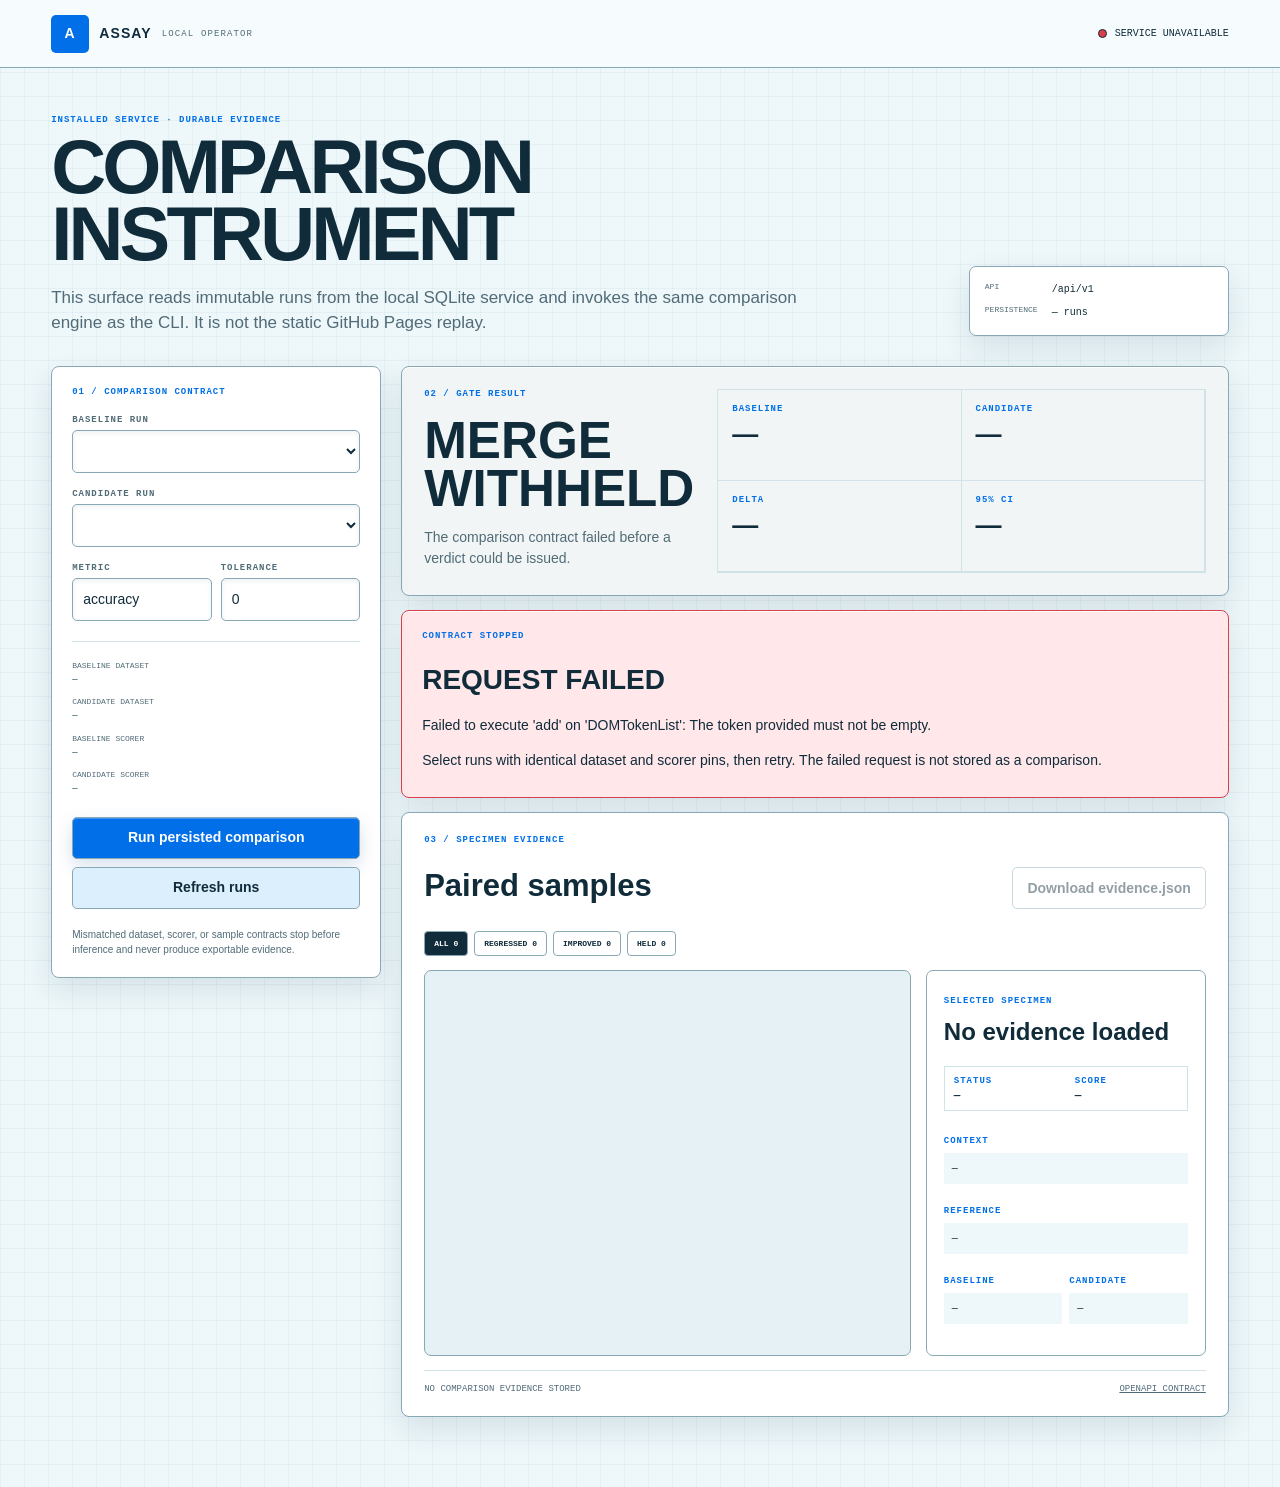
<file: src/assay/web/index.html>
<!doctype html>
<html lang="en">
<head>
  <meta charset="utf-8">
  <meta name="viewport" content="width=device-width,initial-scale=1">
  <meta name="theme-color" content="#eef7fa">
  <meta name="description" content="Local ASSAY operator UI for persisted, version-pinned comparisons.">
  <title>ASSAY local operator</title>
  <link rel="stylesheet" href="app.css">
</head>
<body>
  <a class="skip-link" href="#main">Skip to operator controls</a>
  <header class="topbar">
    <div class="brand"><span aria-hidden="true">A</span><b>ASSAY</b><small>local operator</small></div>
    <div class="service-state"><i id="service-pip" aria-hidden="true"></i><span id="service-state">Checking readiness</span></div>
  </header>

  <main id="main">
    <section class="intro">
      <div>
        <p class="eyebrow">Installed service · durable evidence</p>
        <h1>Comparison instrument</h1>
        <p>This surface reads immutable runs from the local SQLite service and
          invokes the same comparison engine as the CLI. It is not the static
          GitHub Pages replay.</p>
      </div>
      <div class="instance">
        <span>API</span><code>/api/v1</code>
        <span>Persistence</span><code id="run-count">— runs</code>
      </div>
    </section>

    <section class="workspace">
      <form id="compare-form" class="control-panel">
        <div class="tab">01 / comparison contract</div>
        <label for="baseline">Baseline run</label>
        <select id="baseline" required></select>
        <label for="candidate">Candidate run</label>
        <select id="candidate" required></select>
        <div class="field-grid">
          <div><label for="metric">Metric</label><input id="metric" value="accuracy" required></div>
          <div><label for="tolerance">Tolerance</label><input id="tolerance" type="number" min="0" step="0.01" value="0"></div>
        </div>
        <div class="pin-readout">
          <span>Baseline dataset</span><code id="baseline-dataset">—</code>
          <span>Candidate dataset</span><code id="candidate-dataset">—</code>
          <span>Baseline scorer</span><code id="baseline-scorer">—</code>
          <span>Candidate scorer</span><code id="candidate-scorer">—</code>
        </div>
        <div class="actions">
          <button class="primary" id="compare-button" type="submit">Run persisted comparison</button>
          <button id="refresh-button" type="button">Refresh runs</button>
        </div>
        <p class="control-note">Mismatched dataset, scorer, or sample contracts
          stop before inference and never produce exportable evidence.</p>
      </form>

      <div class="results">
        <section class="verdict-card" id="verdict-card" aria-live="polite">
          <div>
            <div class="tab">02 / gate result</div>
            <span class="verdict" id="verdict">NOT RUN</span>
            <p id="verdict-reason">Choose two persisted runs and start a comparison.</p>
          </div>
          <dl>
            <div><dt>Baseline</dt><dd id="baseline-score">—</dd></div>
            <div><dt>Candidate</dt><dd id="candidate-score">—</dd></div>
            <div><dt>Delta</dt><dd id="delta-score">—</dd></div>
            <div><dt>95% CI</dt><dd id="ci-score">—</dd></div>
          </dl>
        </section>

        <section class="error-card" id="error-card" hidden aria-live="assertive">
          <div class="tab">Contract stopped</div>
          <h2 id="error-code">NO EVIDENCE</h2>
          <p id="error-message"></p>
          <p>Select runs with identical dataset and scorer pins, then retry. The
            failed request is not stored as a comparison.</p>
        </section>

        <section class="evidence-card">
          <div class="evidence-head">
            <div><div class="tab">03 / specimen evidence</div><h2>Paired samples</h2></div>
            <div class="evidence-actions">
              <button id="download-button" disabled>Download evidence.json</button>
            </div>
          </div>
          <div class="filters" role="group" aria-label="Filter specimens">
            <button class="filter active" type="button" data-filter="all">All <span id="all-count">0</span></button>
            <button class="filter" type="button" data-filter="regressed">Regressed <span id="regressed-count">0</span></button>
            <button class="filter" type="button" data-filter="improved">Improved <span id="improved-count">0</span></button>
            <button class="filter" type="button" data-filter="held">Held <span id="held-count">0</span></button>
          </div>
          <div class="specimen-layout">
            <div id="sample-plate" class="sample-plate" aria-label="Selectable persisted sample evidence"></div>
            <aside class="drawer">
              <span class="drawer-label">Selected specimen</span>
              <h3 id="sample-title">No evidence loaded</h3>
              <dl>
                <div><dt>Status</dt><dd id="sample-status">—</dd></div>
                <div><dt>Score</dt><dd id="sample-score">—</dd></div>
              </dl>
              <span class="drawer-label">Context</span><code id="sample-context">—</code>
              <span class="drawer-label">Reference</span><code id="sample-reference">—</code>
              <div class="prediction-grid">
                <div><span class="drawer-label">Baseline</span><code id="sample-baseline">—</code></div>
                <div><span class="drawer-label">Candidate</span><code id="sample-candidate">—</code></div>
              </div>
            </aside>
          </div>
          <footer><span id="evidence-id">No comparison evidence stored</span><a href="/api/v1/openapi.json">OpenAPI contract</a></footer>
        </section>
      </div>
    </section>
  </main>
  <script src="app.js"></script>
</body>
</html>
</file>
<file: docs/assets/site.css>
:root {
  --paper: #eef7fa;
  --paper-2: #ffffff;
  --ink: #102b3a;
  --muted: #516b77;
  --line: #88a8b5;
  --hair: #d1e2e8;
  --blue: #006fe8;
  --blue-dark: #0058b8;
  --blue-soft: #dceffc;
  --red: #d93f4a;
  --red-soft: #ffe7ea;
  --lime: #bfeaf7;
  --yellow: #e5f5f9;
  --green: #087866;
  --shadow: inset 0 1px 0 rgba(255,255,255,.95), 0 12px 30px rgba(26,74,94,.12);
}

* { box-sizing: border-box; }
html { scroll-behavior: smooth; }
body {
  margin: 0;
  color: var(--ink);
  background: var(--paper);
  font: 15px/1.6 "Helvetica Neue", Arial, sans-serif;
}
a { color: inherit; }
.skip-link {
  position: fixed;
  top: -100px;
  left: 20px;
  z-index: 100;
  padding: 10px 14px;
  color: white;
  background: var(--blue);
}
.skip-link:focus { top: 18px; }
:focus-visible { outline: 3px solid var(--blue); outline-offset: 3px; }
.site-header {
  height: 74px;
  padding: 0 clamp(18px, 4vw, 64px);
  display: grid;
  grid-template-columns: auto 1fr auto;
  gap: 38px;
  align-items: center;
  position: sticky;
  top: 0;
  z-index: 30;
  border-bottom: 2px solid var(--ink);
  background: rgba(246, 252, 254, .96);
  backdrop-filter: blur(12px);
}
.wordmark {
  display: inline-flex;
  align-items: center;
  gap: 12px;
  font-size: 18px;
  font-weight: 900;
  letter-spacing: .08em;
  text-decoration: none;
}
.wordmark-mark {
  width: 40px;
  height: 40px;
  display: grid;
  place-items: center;
  border: 2px solid var(--ink);
  border-radius: 5px;
  color: white;
  background: var(--blue);
  box-shadow: inset 0 1px 0 rgba(255,255,255,.28), 0 5px 12px rgba(0,77,146,.18);
}
.wordmark small {
  display: block;
  color: var(--muted);
  font: 700 8px/1.3 "Courier New", monospace;
  text-transform: uppercase;
  letter-spacing: .13em;
}
.site-header nav { display: flex; justify-content: center; gap: clamp(14px, 2.4vw, 36px); }
.site-header nav a {
  font: 800 9px "Courier New", monospace;
  text-transform: uppercase;
  letter-spacing: .12em;
  text-decoration: none;
}
.site-header nav a:hover { color: var(--blue); }
.header-cta {
  padding: 11px 14px;
  border: 1.5px solid var(--ink);
  border-radius: 4px;
  color: white;
  background: var(--blue);
  box-shadow: inset 0 1px 0 rgba(255,255,255,.25), 0 5px 14px rgba(16,43,58,.16);
  font: 800 10px "Courier New", monospace;
  text-decoration: none;
  text-transform: uppercase;
}
.header-cta:hover { background: var(--blue-dark); }

main { overflow: hidden; }
.hero {
  min-height: calc(100vh - 74px);
  display: grid;
  grid-template-columns: 42px minmax(0, .95fr) minmax(430px, .8fr);
  grid-template-rows: 1fr auto;
  column-gap: clamp(24px, 5vw, 84px);
  padding: clamp(50px, 8vw, 110px) clamp(18px, 4vw, 64px) 0;
  position: relative;
  background:
    linear-gradient(rgba(24,33,43,.04) 1px, transparent 1px),
    linear-gradient(90deg, rgba(24,33,43,.04) 1px, transparent 1px),
    var(--paper);
  background-size: 28px 28px;
}
.hero:before {
  content: "";
  width: 260px;
  height: 260px;
  position: absolute;
  right: -80px;
  top: 40px;
  border: 42px solid var(--lime);
  border-radius: 50%;
  opacity: .65;
}
.hero-register {
  grid-row: 1;
  display: flex;
  flex-direction: column;
  align-items: center;
  gap: 22px;
  color: var(--muted);
  font: 800 8px "Courier New", monospace;
  writing-mode: vertical-rl;
  letter-spacing: .14em;
  text-transform: uppercase;
}
.hero-copy { align-self: center; position: relative; z-index: 2; padding-bottom: 60px; }
.kicker {
  margin: 0 0 16px;
  color: var(--blue);
  font: 900 10px "Courier New", monospace;
  text-transform: uppercase;
  letter-spacing: .16em;
}
h1, h2, h3, p { margin-top: 0; }
h1, h2, h3 {
  font-family: "Arial Narrow", "Helvetica Neue Condensed", "Helvetica Neue", Arial, sans-serif;
}
h1 {
  margin-bottom: 28px;
  font-size: clamp(56px, 7vw, 96px);
  line-height: .82;
  letter-spacing: -.065em;
  font-weight: 900;
  text-transform: uppercase;
}
h1 em { color: var(--blue); font-style: normal; font-weight: 900; }
.hero-lede { max-width: 690px; color: #345463; font: 19px/1.5 "Helvetica Neue", Arial, sans-serif; }
.hero-actions { display: flex; flex-wrap: wrap; align-items: center; gap: 20px; margin-top: 30px; }
.primary-link {
  min-height: 52px;
  padding: 0 18px;
  display: inline-flex;
  align-items: center;
  gap: 34px;
  border: 2px solid var(--ink);
  border-radius: 4px;
  color: white;
  background: var(--blue);
  box-shadow: inset 0 1px 0 rgba(255,255,255,.25), 0 7px 18px rgba(16,43,58,.18);
  font-weight: 800;
  text-decoration: none;
}
.primary-link:hover { background: var(--blue-dark); }
.secondary-link { font: 800 11px "Courier New", monospace; text-transform: uppercase; text-underline-offset: 5px; }
.trust-line { display: flex; align-items: center; gap: 8px; margin: 28px 0 0; color: var(--muted); font: 9px "Courier New", monospace; text-transform: uppercase; }
.status-dot { width: 9px; height: 9px; border: 1px solid var(--ink); border-radius: 50%; background: var(--lime); }

.hero-instrument {
  max-width: 600px;
  align-self: center;
  position: relative;
  z-index: 2;
  border: 2px solid var(--ink);
  border-radius: 8px;
  background: var(--paper-2);
  box-shadow: var(--shadow);
}
.hero-instrument:after {
  content: "EVIDENCE / SEALED";
  position: absolute;
  right: -20px;
  top: 90px;
  padding: 5px 18px;
  border: 3px double var(--red);
  color: var(--red);
  border-radius: 3px;
  font: 900 11px "Courier New", monospace;
}
.instrument-head {
  min-height: 56px;
  padding: 12px 16px;
  display: flex;
  justify-content: space-between;
  align-items: center;
  border-bottom: 2px solid var(--ink);
  font: 900 10px "Courier New", monospace;
  text-transform: uppercase;
}
.instrument-head strong { padding: 6px 8px; color: white; background: var(--red); }
.chromatography {
  height: 210px;
  padding: 16px 20px;
  display: grid;
  grid-template-columns: repeat(4, 1fr);
  gap: 12px;
  border-bottom: 1.5px solid var(--ink);
  background:
    repeating-linear-gradient(0deg, rgba(24,33,43,.05) 0 1px, transparent 1px 21px),
    white;
}
.chrom-lane { position: relative; overflow: hidden; border-left: 1px dashed var(--line); border-right: 1px dashed var(--line); }
.band { position: absolute; left: 8%; right: 8%; height: 14px; filter: blur(2px); opacity: .8; }
.band.blue { background: var(--blue); }
.band.red { background: var(--red); }
.b1 { bottom: 20%; } .r1 { bottom: 28%; }
.b2 { bottom: 48%; } .r2 { bottom: 58%; }
.b3 { bottom: 67%; } .r3 { bottom: 72%; }
.b4 { bottom: 84%; } .r4 { bottom: 78%; }
.instrument-readout { display: grid; grid-template-columns: repeat(3, 1fr); }
.instrument-readout div { padding: 14px; border-right: 1px solid var(--line); }
.instrument-readout div:last-child { border-right: 0; background: var(--red-soft); }
.instrument-readout span, .instrument-readout small { display: block; color: var(--muted); font: 800 8px "Courier New", monospace; text-transform: uppercase; }
.instrument-readout strong { display: block; margin-top: 3px; font: 800 25px "Arial Narrow", "Helvetica Neue Condensed", Arial, sans-serif; }
.specimen-strip { padding: 14px; display: flex; align-items: center; gap: 12px; border-top: 2px solid var(--ink); background: var(--yellow); }
.specimen-strip > span { font: 900 42px "Arial Narrow", "Helvetica Neue Condensed", Arial, sans-serif; }
.specimen-strip p { flex: 1; margin: 0; font: 10px "Courier New", monospace; text-transform: uppercase; }
.specimen-strip p strong { display: block; }
.specimen-strip b { color: var(--red); font: 900 11px "Courier New", monospace; }
.hero-metrics {
  grid-column: 1 / -1;
  display: grid;
  grid-template-columns: repeat(4, 1fr);
  margin: 0 calc(clamp(18px, 4vw, 64px) * -1);
  border-top: 2px solid var(--ink);
  border-bottom: 2px solid var(--ink);
  background: var(--paper-2);
}
.hero-metrics div { padding: 22px clamp(20px, 4vw, 62px); border-right: 1px solid var(--line); }
.hero-metrics div:last-child { border-right: 0; }
.hero-metrics strong { display: block; font: 900 clamp(28px, 4vw, 48px) "Arial Narrow", "Helvetica Neue Condensed", Arial, sans-serif; }
.hero-metrics span { color: var(--muted); font: 800 9px "Courier New", monospace; text-transform: uppercase; }

.section-index {
  display: flex;
  align-items: center;
  gap: 10px;
  font: 900 9px "Courier New", monospace;
  text-transform: uppercase;
  letter-spacing: .14em;
}
.section-index span { width: 30px; height: 30px; display: grid; place-items: center; border: 1.5px solid var(--ink); background: var(--lime); }
.section-index.light span { color: var(--ink); background: var(--lime); }
.manifesto {
  max-width: 1460px;
  margin: 0 auto;
  padding: 130px clamp(18px, 5vw, 80px);
  display: grid;
  grid-template-columns: 150px minmax(0, 1fr) 280px;
  gap: clamp(30px, 5vw, 80px);
  align-items: start;
}
.manifesto-copy h2, .thesis-head h2, .evidence-intro h2, .journey-head h2,
.method-intro h2, .limits-head h2, .about h2 {
  font-size: clamp(40px, 5vw, 72px);
  line-height: .94;
  letter-spacing: -.045em;
  font-weight: 850;
}
.manifesto-copy > p:last-child { max-width: 830px; color: var(--muted); font-size: 18px; }
.red-note { padding: 18px; border: 2px solid var(--red); border-radius: 6px; color: var(--red); background: var(--red-soft); box-shadow: inset 0 1px 0 white; }
.red-note span { font: 900 9px "Courier New", monospace; text-transform: uppercase; }
.red-note p { margin: 18px 0 0; font: 700 17px/1.45 "Helvetica Neue", Arial, sans-serif; }

.refusals {
  display: grid;
  grid-template-columns: 1.1fr repeat(3, 1fr);
  border-top: 2px solid var(--ink);
  border-bottom: 2px solid var(--ink);
  background: var(--paper-2);
}
.refusals > * { min-height: 310px; padding: clamp(25px, 4vw, 58px); border-right: 1px solid var(--line); }
.refusals > *:last-child { border-right: 0; }
.refusal-lead { color: white; background: var(--blue); }
.refusal-lead .kicker { color: var(--lime); }
.refusal-lead h2 { font-size: clamp(40px, 4vw, 62px); line-height: .92; font-weight: 850; }
.refusals article { position: relative; }
.refusal-number { color: var(--blue); font: 900 42px "Arial Narrow", "Helvetica Neue Condensed", Arial, sans-serif; }
.refusals h3 { margin: 25px 0 10px; font-size: 24px; font-weight: 850; }
.refusals article p { color: var(--muted); font-size: 13px; }
.refusals code { position: absolute; left: clamp(25px, 4vw, 58px); bottom: 28px; padding: 5px 7px; background: var(--yellow); font-size: 10px; }

.thesis {
  padding: 120px clamp(18px, 5vw, 80px);
  color: white;
  background:
    radial-gradient(circle at 85% 12%, rgba(215,255,66,.17), transparent 22rem),
    var(--ink);
}
.thesis > * { max-width: 1400px; margin-left: auto; margin-right: auto; }
.thesis .section-index { margin-bottom: 70px; }
.thesis-head { display: grid; grid-template-columns: .6fr 2fr; gap: 50px; align-items: start; }
.thesis-head .kicker { color: var(--lime); }
.equation { display: grid; grid-template-columns: repeat(9, auto); gap: 12px; align-items: center; margin-top: 70px; padding: 22px; border: 1px solid #77808a; background: #0f171f; overflow-x: auto; }
.equation > div { min-width: 122px; padding: 14px; border: 1px solid #59626a; background: #202b35; }
.equation > div.prediction { border-color: var(--red); }
.equation > div.score { border-color: var(--lime); }
.equation span, .equation small { display: block; color: #adb5bc; font: 8px "Courier New", monospace; text-transform: uppercase; }
.equation strong { display: block; margin: 5px 0; font: 850 30px "Arial Narrow", "Helvetica Neue Condensed", Arial, sans-serif; }
.equation > b { color: var(--lime); }
.modality-grid { display: grid; grid-template-columns: 1fr 1fr; gap: 18px; margin-top: 22px; }
.modality-grid article { padding: 30px; border: 1px solid #77808a; background: #202b35; }
.modality-tag { display: inline-block; padding: 5px 8px; color: var(--ink); background: var(--blue-soft); font: 900 9px "Courier New", monospace; text-transform: uppercase; }
.modality-tag.red { background: var(--red-soft); }
.modality-grid h3 { margin: 22px 0; font-size: 27px; font-weight: 850; }
.modality-grid dl { margin: 0; }
.modality-grid dl div { display: grid; grid-template-columns: 90px 1fr; padding: 10px 0; border-top: 1px solid #56606a; }
.modality-grid dt { color: #aeb5bb; font: 800 9px "Courier New", monospace; text-transform: uppercase; }
.modality-grid dd { margin: 0; font-size: 13px; }
.modality-grid code { color: var(--lime); }
.thesis-note { padding-top: 25px; color: #c7d7de; font: 600 16px "Helvetica Neue", Arial, sans-serif; }

.evidence { max-width: 1500px; margin: auto; padding: 120px clamp(18px, 5vw, 80px); }
.evidence .section-index { margin-bottom: 70px; }
.evidence-intro { display: grid; grid-template-columns: 1.2fr .8fr; gap: 70px; align-items: end; }
.evidence-intro > p { color: var(--muted); font-size: 18px; }
.evidence-board { display: grid; grid-template-columns: 1.2fr .9fr .7fr; gap: 16px; margin-top: 55px; }
.evidence-board article { min-width: 0; padding: 22px; border: 2px solid var(--ink); background: var(--paper-2); box-shadow: var(--shadow); }
.proof-heading { display: flex; justify-content: space-between; gap: 15px; padding-bottom: 13px; border-bottom: 1px solid var(--line); font: 900 9px "Courier New", monospace; text-transform: uppercase; }
.proof-heading a { color: var(--blue); }
.score-row { display: grid; grid-template-columns: 74px minmax(0, 1fr) 45px; gap: 10px; align-items: center; margin-top: 22px; }
.score-row b { font: 800 9px "Courier New", monospace; }
.score-row strong { text-align: right; font: 800 11px "Courier New", monospace; }
.score-track { height: 12px; border: 1.5px solid var(--ink); background: #e5e4de; }
.score-track i { display: block; height: 100%; background: var(--blue); }
.score-row.candidate .score-track i { background: var(--red); }
.interval-plot { height: 100px; margin-top: 27px; position: relative; border-top: 1px solid var(--line); border-bottom: 1px solid var(--line); }
.axis { display: flex; justify-content: space-between; position: absolute; inset: auto 0 5px; color: var(--muted); font: 8px "Courier New", monospace; }
.zero-line { width: 1px; position: absolute; right: 3px; top: 10px; bottom: 22px; background: var(--ink); }
.interval { height: 3px; position: absolute; left: 8%; right: 27%; top: 43px; background: var(--red); }
.interval:before, .interval:after { content: ""; width: 3px; height: 16px; position: absolute; top: -6px; background: var(--red); }
.interval:after { right: 0; }
.interval i { width: 10px; height: 10px; position: absolute; left: 44%; top: -4px; border-radius: 50%; background: var(--red); }
.interval b { position: absolute; left: calc(44% - 17px); top: 10px; color: var(--red); font: 800 9px "Courier New", monospace; }
.score-proof > p { margin: 13px 0 0; color: var(--muted); font-size: 10px; }
.mini-plate { display: grid; grid-template-columns: repeat(10, 1fr); gap: 7px; margin-top: 25px; }
.mini-plate i { aspect-ratio: 1; border: 1px solid var(--ink); border-radius: 50%; background: var(--blue-soft); box-shadow: inset 0 0 0 2px white; }
.mini-plate i.bad, .plate-caption i.bad { background: var(--red); }
.plate-caption { display: flex; justify-content: flex-end; gap: 15px; margin-top: 17px; font: 8px "Courier New", monospace; text-transform: uppercase; }
.plate-caption span { display: flex; align-items: center; gap: 5px; }
.plate-caption i { width: 9px; height: 9px; border: 1px solid var(--ink); border-radius: 50%; background: var(--blue-soft); }
.detection-proof { background: var(--yellow) !important; }
.detection-number { margin: 30px 0; }
.detection-number strong { display: block; font: 900 clamp(50px, 6vw, 78px) "Arial Narrow", "Helvetica Neue Condensed", Arial, sans-serif; line-height: .9; }
.detection-number span { font: 900 9px "Courier New", monospace; text-transform: uppercase; }
.detection-split { display: grid; grid-template-columns: 1fr 1fr; border: 1.5px solid var(--ink); background: var(--paper-2); }
.detection-split div { padding: 12px; }
.detection-split div + div { border-left: 1px solid var(--ink); }
.detection-split strong, .detection-split span { display: block; }
.detection-split strong { font: 900 25px "Arial Narrow", "Helvetica Neue Condensed", Arial, sans-serif; }
.detection-split span { color: var(--muted); font: 8px "Courier New", monospace; text-transform: uppercase; }
.scope-warning { margin: 18px 0 0; padding-top: 14px; border-top: 1px dashed var(--ink); font-size: 10px; }
.world-proof { display: grid; grid-template-columns: .75fr 1.25fr; gap: 50px; margin-top: 60px; padding: 45px; border: 2px solid var(--ink); background: var(--blue-soft); }
.world-proof h3 { font-size: 36px; line-height: 1.02; font-weight: 850; }
.world-proof p { color: var(--muted); }
.world-proof a { font: 800 10px "Courier New", monospace; text-transform: uppercase; }
.drift-graph { min-height: 310px; position: relative; padding: 30px 20px 45px 50px; border: 1.5px solid var(--ink); background: var(--paper-2); }
.drift-graph:before { content: ""; position: absolute; inset: 30px 20px 45px 50px; background: repeating-linear-gradient(0deg, transparent 0 59px, var(--hair) 60px); }
.graph-y { position: absolute; left: 18px; top: 28px; bottom: 43px; display: flex; flex-direction: column; justify-content: space-between; font: 8px "Courier New", monospace; }
.drift-bars { height: 100%; display: grid; grid-template-columns: repeat(5, 1fr); gap: 12px; align-items: end; position: relative; z-index: 2; }
.drift-bars i { min-height: 3px; position: relative; background: var(--red); border: 1px solid var(--ink); }
.drift-bars b { position: absolute; left: 50%; top: -18px; transform: translateX(-50%); font: 8px "Courier New", monospace; }
.graph-x { display: flex; justify-content: space-around; margin-top: 8px; font: 8px "Courier New", monospace; }
.graph-title { position: absolute; left: 50px; bottom: 12px; font: 900 9px "Courier New", monospace; text-transform: uppercase; }

.journeys { padding: 120px clamp(18px, 5vw, 80px); color: white; background: var(--blue); }
.journeys > * { max-width: 1400px; margin-left: auto; margin-right: auto; }
.journeys .section-index { margin-bottom: 70px; }
.journeys .kicker { color: var(--lime); }
.journey-head { display: grid; grid-template-columns: .5fr 1.5fr; gap: 40px; }
.journey-list { display: grid; grid-template-columns: repeat(4, 1fr); margin-top: 60px; border: 1px solid #a9bbff; }
.journey-list article { min-height: 330px; padding: 25px; display: flex; flex-direction: column; border-right: 1px solid #a9bbff; }
.journey-list article:last-child { border-right: 0; }
.journey-list article > span { color: var(--lime); font: 900 9px "Courier New", monospace; }
.journey-list h3 { margin: 30px 0 15px; font-size: 25px; line-height: 1.05; font-weight: 850; }
.journey-list p { color: #dce4ff; font-size: 13px; }
.journey-list b { margin-top: auto; padding-top: 20px; border-top: 1px solid #a9bbff; font: 800 9px/1.5 "Courier New", monospace; text-transform: uppercase; }

.method { max-width: 1500px; margin: auto; padding: 120px clamp(18px, 5vw, 80px); }
.method .section-index { margin-bottom: 70px; }
.method-intro { display: grid; grid-template-columns: .55fr 1.45fr; gap: 50px; }
.method-flow { margin: 55px 0 0; padding: 0; list-style: none; border-top: 2px solid var(--ink); }
.method-flow li { display: grid; grid-template-columns: 150px minmax(0, 1fr); border-bottom: 1px solid var(--line); }
.method-flow li > span { padding: 22px; color: var(--blue); font: 900 42px "Arial Narrow", "Helvetica Neue Condensed", Arial, sans-serif; border-right: 1px solid var(--line); }
.method-flow li div { padding: 22px 30px; display: grid; grid-template-columns: .4fr 1fr; align-items: center; gap: 30px; }
.method-flow h3 { margin: 0; font-size: 28px; font-weight: 850; }
.method-flow p { margin: 0; color: var(--muted); }
.architecture { display: grid; grid-template-columns: .65fr 1.35fr; gap: 50px; margin-top: 80px; padding: 45px; color: white; background: var(--ink); }
.architecture .kicker { color: var(--lime); }
.architecture h3 { font-size: 36px; line-height: 1.02; font-weight: 850; }
.architecture-copy p { color: #b7bec4; }
.architecture-copy a { color: var(--lime); font: 800 9px "Courier New", monospace; text-transform: uppercase; }
.architecture-map { display: grid; grid-template-columns: repeat(9, auto); align-items: center; gap: 10px; overflow-x: auto; }
.architecture-map div { min-width: 120px; padding: 15px; border: 1px solid #6a747d; background: #26323c; }
.architecture-map div.gate-node { color: var(--ink); border-color: var(--lime); background: var(--lime); }
.architecture-map span, .architecture-map b, .architecture-map small { display: block; }
.architecture-map span { color: var(--red); font: 900 8px "Courier New", monospace; }
.architecture-map b { margin: 6px 0; font: 900 10px "Courier New", monospace; text-transform: uppercase; }
.architecture-map small { color: #b8bfc4; font-size: 9px; }
.architecture-map .gate-node small { color: var(--ink); }
.architecture-map > i { color: var(--lime); font-style: normal; }

.service {
  padding: 120px clamp(18px, 5vw, 80px);
  color: white;
  background:
    linear-gradient(rgba(255,255,255,.04) 1px, transparent 1px),
    linear-gradient(90deg, rgba(255,255,255,.04) 1px, transparent 1px),
    var(--ink);
  background-size: 28px 28px;
}
.service > * { max-width: 1400px; margin-left: auto; margin-right: auto; }
.service .section-index { margin-bottom: 70px; }
.service .kicker { color: var(--lime); }
.service-intro { display: grid; grid-template-columns: 1.1fr .9fr; gap: 70px; align-items: end; }
.service-intro > p { color: #c6d7df; font-size: 18px; }
.service-grid { display: grid; grid-template-columns: .85fr 1.15fr; gap: 18px; margin-top: 55px; }
.surface-card {
  min-height: 320px;
  padding: 30px;
  display: flex;
  flex-direction: column;
  border: 1px solid #71828c;
  background: #1c3745;
}
.surface-card > span {
  color: var(--lime);
  font: 900 9px "Courier New", monospace;
  letter-spacing: .1em;
  text-transform: uppercase;
}
.surface-card h3 { margin: 45px 0 12px; font-size: 31px; line-height: 1; }
.surface-card p { color: #c6d7df; }
.surface-card a {
  margin-top: auto;
  color: var(--lime);
  font: 900 9px "Courier New", monospace;
  text-transform: uppercase;
}
.surface-card code {
  margin: 15px 0 24px;
  padding: 13px;
  border: 1px solid #7196a7;
  color: white;
  background: #0d222d;
  font-size: 11px;
  overflow-x: auto;
}
.replay-card { border-top: 5px solid var(--red); }
.live-card { border-top: 5px solid var(--lime); }
.service-status {
  display: grid;
  grid-template-columns: 1fr auto 1fr auto 1fr auto 1fr;
  gap: 12px;
  align-items: center;
  margin-top: 18px;
  padding: 20px;
  border: 1px solid #71828c;
  background: #0d222d;
}
.service-status div { min-width: 0; }
.service-status b, .service-status span, .service-status small { display: block; }
.service-status b { color: var(--red); font: 900 9px "Courier New", monospace; }
.service-status span { margin: 5px 0; font: 900 11px "Courier New", monospace; text-transform: uppercase; }
.service-status small { color: #a9c0ca; font-size: 10px; }
.service-status i { color: var(--lime); font-style: normal; }

.limits { padding: 120px clamp(18px, 5vw, 80px); border-top: 2px solid var(--ink); background: var(--blue-soft); }
.limits > * { max-width: 1400px; margin-left: auto; margin-right: auto; }
.limits .section-index { margin-bottom: 70px; }
.limits-head { display: grid; grid-template-columns: 1.1fr .9fr; gap: 70px; align-items: end; }
.limits-head > p { font-size: 18px; }
.limits-columns { display: grid; grid-template-columns: 1fr 1fr; gap: 18px; margin-top: 55px; }
.limits-columns article { padding: 28px; border: 2px solid var(--ink); background: var(--paper-2); box-shadow: var(--shadow); }
.limit-label { display: inline-block; padding: 6px 9px; color: white; background: var(--green); font: 900 9px "Courier New", monospace; text-transform: uppercase; }
.limit-label.no { background: var(--red); }
.limits-columns ul { margin: 25px 0 0; padding: 0; list-style: none; }
.limits-columns li { padding: 12px 0 12px 24px; position: relative; border-top: 1px solid var(--hair); }
.limits-columns li:before { content: "✓"; position: absolute; left: 0; color: var(--green); font-weight: 900; }
.limits-columns article:last-child li:before { content: "—"; color: var(--red); }
.limits-link { display: inline-block; margin-top: 28px; font: 900 10px "Courier New", monospace; text-transform: uppercase; }

.about {
  display: grid;
  grid-template-columns: 1.1fr .9fr;
  min-height: 650px;
  background: var(--paper-2);
}
.about-copy { padding: 110px clamp(25px, 7vw, 110px); }
.about-copy > p:not(.kicker) { max-width: 760px; color: var(--muted); font-size: 18px; }
.about-links { display: flex; flex-wrap: wrap; gap: 20px; margin-top: 30px; font: 900 9px "Courier New", monospace; text-transform: uppercase; }
.cta-dossier { padding: 80px clamp(25px, 6vw, 90px); display: flex; flex-direction: column; justify-content: center; color: white; background: var(--blue); }
.cta-dossier > span { font: 900 9px "Courier New", monospace; text-transform: uppercase; letter-spacing: .12em; }
.cta-dossier h3 { margin: 40px 0 20px; font-size: clamp(44px, 5vw, 72px); line-height: .9; letter-spacing: -.04em; font-weight: 900; text-transform: uppercase; }
.cta-dossier p { max-width: 550px; color: #dceffc; font-size: 17px; }
.cta-dossier a { margin-top: 30px; padding: 16px; display: flex; justify-content: space-between; border: 1px solid white; border-radius: 5px; color: var(--ink); background: white; box-shadow: inset 0 1px 0 white, 0 7px 18px rgba(8,37,52,.2); font-weight: 900; text-decoration: none; }
.site-footer {
  min-height: 180px;
  padding: 45px clamp(18px, 5vw, 80px);
  display: grid;
  grid-template-columns: 1fr 1fr auto;
  gap: 30px;
  align-items: center;
  color: white;
  background: var(--ink);
}
.wordmark.inverse small { color: #afb6bc; }
.site-footer p { margin: 0; color: #afb6bc; font: 9px "Courier New", monospace; text-transform: uppercase; }
.site-footer nav { display: flex; gap: 20px; font: 900 9px "Courier New", monospace; text-transform: uppercase; }

@media (max-width: 1100px) {
  .site-header nav { display: none; }
  .site-header { grid-template-columns: 1fr auto; }
  .hero { grid-template-columns: 28px 1fr; }
  .hero-instrument { grid-column: 2; margin-bottom: 60px; }
  .manifesto { grid-template-columns: 110px 1fr; }
  .manifesto .red-note { grid-column: 2; }
  .refusals { grid-template-columns: 1fr 1fr; }
  .refusals > * { border-bottom: 1px solid var(--line); }
  .evidence-board { grid-template-columns: 1fr 1fr; }
  .detection-proof { grid-column: 1 / -1; }
  .journey-list { grid-template-columns: 1fr 1fr; }
  .journey-list article { border-bottom: 1px solid #a9bbff; }
  .architecture { grid-template-columns: 1fr; }
  .service-grid { grid-template-columns: 1fr 1fr; }
}
@media (max-width: 760px) {
  .site-header { height: 68px; gap: 12px; }
  .wordmark small { display: none; }
  .header-cta { padding: 9px; font-size: 8px; }
  .hero { min-height: 0; padding-top: 70px; }
  .hero-register { display: none; }
  .hero-copy, .hero-instrument { grid-column: 1 / -1; }
  h1 { font-size: clamp(54px, 17vw, 82px); }
  .hero-instrument { transform: none; }
  .hero-metrics { grid-template-columns: 1fr 1fr; }
  .hero-metrics div { border-bottom: 1px solid var(--line); }
  .manifesto { padding-top: 80px; grid-template-columns: 1fr; }
  .manifesto .red-note { grid-column: 1; }
  .refusals, .thesis-head, .modality-grid, .evidence-intro, .evidence-board,
  .world-proof, .journey-head, .journey-list, .method-intro, .limits-head,
  .limits-columns, .about, .site-footer, .service-intro, .service-grid {
    grid-template-columns: 1fr;
  }
  .refusals > * { min-height: 280px; border-right: 0; }
  .equation { grid-template-columns: 1fr; }
  .equation > b { transform: rotate(90deg); text-align: center; }
  .detection-proof { grid-column: auto; }
  .world-proof { padding: 25px; }
  .journey-list article { border-right: 0; }
  .method-flow li { grid-template-columns: 70px 1fr; }
  .method-flow li > span { padding: 16px 8px; font-size: 28px; }
  .method-flow li div { grid-template-columns: 1fr; padding: 16px; gap: 5px; }
  .architecture { padding: 25px; }
  .service-status { grid-template-columns: 1fr; }
  .service-status i { transform: rotate(90deg); text-align: center; }
  .about-copy { padding: 80px 25px; }
  .site-footer { align-items: start; }
}
@media (prefers-reduced-motion: reduce) {
  *, *:before, *:after { scroll-behavior: auto !important; transition: none !important; }
}
</file>
<file: docs/demo/app.css>
:root {
  --paper: #eef7fa;
  --paper-2: #ffffff;
  --ink: #102b3a;
  --muted: #516b77;
  --line: #88a8b5;
  --hairline: #d1e2e8;
  --blue: #006fe8;
  --blue-soft: #dceffc;
  --red: #d93f4a;
  --red-soft: #ffe7ea;
  --lime: #bfeaf7;
  --yellow: #e5f5f9;
  --green: #087866;
  --shadow: inset 0 1px 0 rgba(255,255,255,.95), 0 12px 30px rgba(26,74,94,.12);
}

* { box-sizing: border-box; }
html { scroll-behavior: smooth; }
body {
  margin: 0;
  color: var(--ink);
  background:
    linear-gradient(rgba(16, 86, 111, .045) 1px, transparent 1px),
    linear-gradient(90deg, rgba(16, 86, 111, .045) 1px, transparent 1px),
    var(--paper);
  background-size: 24px 24px;
  font: 15px/1.5 "Helvetica Neue", Arial, sans-serif;
}
button, select, input { font: inherit; }
button, select { color: inherit; }
button { cursor: pointer; }
a { color: inherit; }
.skip-link {
  position: fixed;
  top: -100px;
  left: 16px;
  z-index: 100;
  padding: 10px 14px;
  color: white;
  background: var(--blue);
}
.skip-link:focus { top: 16px; }
:focus-visible { outline: 3px solid var(--blue); outline-offset: 3px; }

.app-header {
  min-height: 72px;
  padding: 12px clamp(18px, 4vw, 58px);
  display: flex;
  align-items: center;
  justify-content: space-between;
  gap: 20px;
  position: sticky;
  top: 0;
  z-index: 20;
  border-bottom: 2px solid var(--ink);
  background: rgba(246, 252, 254, .96);
  backdrop-filter: blur(12px);
}
.wordmark {
  display: inline-flex;
  align-items: center;
  gap: 12px;
  font-size: 18px;
  font-weight: 900;
  letter-spacing: .08em;
  text-decoration: none;
}
.wordmark-mark {
  width: 40px;
  height: 40px;
  display: grid;
  place-items: center;
  border: 2px solid var(--ink);
  border-radius: 5px;
  color: white;
  background: var(--blue);
  box-shadow: inset 0 1px 0 rgba(255,255,255,.28), 0 5px 12px rgba(0,77,146,.18);
}
.wordmark small {
  display: block;
  color: var(--muted);
  font: 700 9px/1.2 "Courier New", monospace;
  letter-spacing: .12em;
  text-transform: uppercase;
}
.run-identity {
  display: flex;
  align-items: center;
  gap: 10px;
  font: 700 11px "Courier New", monospace;
  text-transform: uppercase;
  letter-spacing: .08em;
}
.run-identity a {
  margin-left: 16px;
  padding-left: 16px;
  border-left: 1px solid var(--line);
}
.live-pip {
  width: 9px;
  height: 9px;
  border: 2px solid var(--ink);
  border-radius: 50%;
  background: var(--lime);
}

main { max-width: 1540px; margin: 0 auto; padding: 36px clamp(18px, 4vw, 58px) 72px; }
.bench-heading {
  display: grid;
  grid-template-columns: minmax(0, 1fr) auto;
  gap: 28px;
  align-items: end;
  padding: 14px 0 30px;
}
.kicker, .eyebrow {
  margin: 0 0 8px;
  color: var(--blue);
  font: 800 10px "Courier New", monospace;
  letter-spacing: .16em;
  text-transform: uppercase;
}
h1, h2, h3, p { margin-top: 0; }
h1, h2, h3 {
  font-family: "Arial Narrow", "Helvetica Neue Condensed", "Helvetica Neue", Arial, sans-serif;
}
h1 {
  margin-bottom: 8px;
  font-size: clamp(44px, 6vw, 78px);
  line-height: .88;
  letter-spacing: -.05em;
  font-weight: 900;
  text-transform: uppercase;
}
.bench-heading > div > p:last-child { max-width: 650px; margin: 18px 0 0; color: var(--muted); font-size: 17px; }
.bench-stamp {
  width: 220px;
  padding: 14px;
  display: grid;
  border: 2px solid var(--ink);
  border-radius: 7px;
  background: var(--blue-soft);
  box-shadow: var(--shadow);
  font: 800 10px "Courier New", monospace;
  text-transform: uppercase;
}
.bench-stamp strong { margin: 3px 0; font-size: 30px; }
.replay-banner {
  margin-bottom: 22px;
  padding: 13px 16px;
  display: grid;
  grid-template-columns: auto minmax(0,1fr) auto;
  gap: 18px;
  align-items: center;
  border: 1px solid var(--blue);
  border-radius: 7px;
  background: var(--blue-soft);
}
.replay-banner div { display: grid; }
.replay-banner strong, .replay-banner a { color: var(--blue-dark); font: 900 9px "Courier New", monospace; text-transform: uppercase; }
.replay-banner span { color: var(--muted); font-size: 10px; }
.replay-banner p { margin: 0; font-size: 12px; }
.replay-banner code { white-space: nowrap; }

.lab-layout {
  display: grid;
  grid-template-columns: 340px minmax(0, 1fr);
  gap: 22px;
  align-items: start;
}
.protocol-panel, .process-card, .chart-card, .sample-lab, .evidence-footer {
  border: 1px solid var(--line);
  border-radius: 8px;
  background: var(--paper-2);
  box-shadow: var(--shadow);
}
.protocol-panel { padding: 20px; position: sticky; top: 94px; }
.panel-tab {
  display: inline-flex;
  align-items: center;
  gap: 8px;
  margin: -22px 0 20px;
  padding: 7px 10px;
  border: 1px solid var(--line);
  border-radius: 5px;
  background: var(--blue-soft);
  font: 900 9px "Courier New", monospace;
  letter-spacing: .12em;
  text-transform: uppercase;
}
.panel-tab span { padding-right: 8px; border-right: 1px solid var(--ink); }
.protocol-panel h2, .process-card h2, .chart-card h2, .sample-lab h2, .evidence-footer h2 {
  margin-bottom: 7px;
  font-size: 28px;
  font-weight: 850;
  letter-spacing: -.035em;
}
.panel-intro { margin-bottom: 24px; color: var(--muted); font-size: 13px; }
label {
  display: block;
  margin: 16px 0 6px;
  font: 800 9px "Courier New", monospace;
  letter-spacing: .1em;
  text-transform: uppercase;
}
select {
  width: 100%;
  min-height: 44px;
  padding: 8px 34px 8px 10px;
  border: 1px solid var(--line);
  border-radius: 5px;
  background: white;
  box-shadow: inset 0 2px 5px rgba(26,74,94,.08);
}
.field-pair { display: grid; grid-template-columns: 1fr 1fr; gap: 10px; }
.fixture-note {
  margin: -2px 0 18px;
  padding-left: 9px;
  border-left: 3px solid var(--blue);
  color: var(--muted);
  font: 9px/1.5 "Courier New", monospace;
}
.tolerance-head { display: flex; justify-content: space-between; align-items: end; }
.tolerance-head output {
  padding: 3px 7px;
  color: white;
  background: var(--ink);
  font: 800 11px "Courier New", monospace;
}
input[type="range"] { width: 100%; accent-color: var(--blue); }
.range-scale { display: flex; justify-content: space-between; color: var(--muted); font: 9px "Courier New", monospace; }
.protocol-actions { display: grid; grid-template-columns: 1fr 1fr; gap: 8px; margin-top: 22px; }
.protocol-actions button, .evidence-actions button {
  min-height: 44px;
  border: 1px solid var(--line);
  border-radius: 5px;
  font-weight: 800;
}
button:disabled {
  cursor: not-allowed;
  opacity: .48;
  box-shadow: none !important;
}
.primary-action {
  grid-column: 1 / -1;
  display: flex;
  justify-content: space-between;
  align-items: center;
  padding: 0 13px;
  color: white;
  background: var(--blue);
  box-shadow: inset 0 1px 0 rgba(255,255,255,.25), 0 7px 18px rgba(0,77,146,.16);
}
.primary-action:hover { background: #123bc6; }
.primary-action kbd { color: var(--ink); background: white; padding: 2px 6px; }
.secondary-action { background: var(--blue-soft); }
.text-action { background: transparent; }
.pin-card { margin-top: 22px; border-top: 2px solid var(--ink); }
.pin-card div { padding: 10px 0; border-bottom: 1px solid var(--hairline); }
.pin-card span { display: block; color: var(--muted); font: 800 8px "Courier New", monospace; text-transform: uppercase; }
.pin-card code { display: block; overflow: hidden; text-overflow: ellipsis; font-size: 10px; white-space: nowrap; }
.pin-card .mismatch {
  margin: 0 -10px;
  padding-left: 10px;
  padding-right: 10px;
  border: 1px solid var(--red);
  border-radius: 5px;
  background: var(--red-soft);
}
.pin-card .mismatch span, .pin-card .mismatch code { color: var(--red); }

.analysis-column { min-width: 0; display: grid; gap: 18px; }
.process-card { padding: 22px; }
.process-head { display: flex; justify-content: space-between; gap: 30px; }
.process-head p { margin-bottom: 0; color: var(--muted); }
.sample-vial {
  width: 38px;
  height: 62px;
  position: relative;
  overflow: hidden;
  border: 2px solid var(--ink);
  border-radius: 0 0 18px 18px;
  background: white;
}
.sample-vial:before { content: ""; position: absolute; left: -4px; right: -4px; top: 5px; border-top: 3px solid var(--ink); }
.sample-vial i { position: absolute; left: 0; right: 0; bottom: 0; height: 0; background: var(--blue-soft); transition: height .35s; }
.process-steps {
  display: grid;
  grid-template-columns: repeat(5, 1fr);
  gap: 0;
  margin: 26px 0 20px;
  padding: 0;
  list-style: none;
  border: 1.5px solid var(--ink);
}
.process-steps li {
  min-width: 0;
  padding: 12px;
  border-right: 1px solid var(--line);
  background: #f4fafc;
}
.process-steps li:last-child { border-right: 0; }
.process-steps li span { float: right; color: var(--line); font: 900 18px "Arial Narrow", "Helvetica Neue Condensed", Arial, sans-serif; }
.process-steps b, .process-steps small { display: block; }
.process-steps b { font: 800 10px "Courier New", monospace; text-transform: uppercase; }
.process-steps small { margin-top: 4px; color: var(--muted); font-size: 10px; }
.process-steps li.active { background: var(--blue-soft); }
.process-steps li.complete { color: white; background: var(--blue); }
.process-steps li.complete small, .process-steps li.complete span { color: white; }
.chromatogram { padding-top: 13px; border-top: 1px dashed var(--line); }
.chrom-track { height: 28px; position: relative; overflow: hidden; border: 1.5px solid var(--ink); background: white; }
.chrom-track:before, .chrom-track:after {
  content: "";
  position: absolute;
  inset: 0;
  background: repeating-linear-gradient(90deg, transparent 0 38px, rgba(24,33,43,.14) 39px 40px);
}
.chrom-track:after { background: linear-gradient(90deg, transparent 40%, rgba(214,52,44,.18) 40% 45%, transparent 45% 70%, rgba(25,75,255,.22) 70% 76%, transparent 76%); }
.chrom-track i { display: block; height: 100%; width: 0; background: var(--blue-soft); transition: width .4s; }
.chrom-labels { display: flex; justify-content: space-between; margin-top: 4px; color: var(--muted); font: 8px "Courier New", monospace; text-transform: uppercase; }

.result-grid { display: grid; grid-template-columns: repeat(4, 1fr); gap: 10px; }
.measurement-card, .verdict-card { min-height: 172px; padding: 16px; border: 1px solid var(--line); border-radius: 7px; background: var(--paper-2); box-shadow: inset 0 1px 0 white; }
.measure-label { display: block; margin-bottom: 17px; font: 800 9px "Courier New", monospace; text-transform: uppercase; letter-spacing: .08em; }
.measurement-card strong { font: 900 38px "Arial Narrow", "Helvetica Neue Condensed", Arial, sans-serif; letter-spacing: -.035em; }
.measurement-card small { display: block; margin-top: 8px; color: var(--muted); font: 10px "Courier New", monospace; }
.measure-rule { height: 9px; margin-top: 13px; border: 1px solid var(--ink); background: #eee; }
.measure-rule i { display: block; width: 0; height: 100%; transition: width .4s; }
.measure-rule.blue i { background: var(--blue); }
.measure-rule.red i { background: var(--red); }
.ci-readout { display: grid; grid-template-columns: auto 1fr auto; gap: 6px; align-items: center; margin-top: 16px; font: 9px "Courier New", monospace; }
.ci-readout i { height: 2px; background: var(--red); position: relative; }
.ci-readout i:before, .ci-readout i:after { content: ""; position: absolute; top: -3px; width: 2px; height: 8px; background: var(--red); }
.ci-readout i:after { right: 0; }
.verdict-card { position: relative; overflow: hidden; }
.verdict-card strong { display: block; max-width: 180px; font: 900 26px "Courier New", monospace; }
.verdict-card p { max-width: 190px; margin: 10px 0 0; font-size: 11px; }
.verdict-card.blocked { background: var(--red-soft); }
.verdict-card.passed { background: #dff4e7; }
.verdict-card.contract-error { background: #fff3d6; border-color: #c77b16; }
.verdict-card #recover-button {
  margin-top: 12px;
  padding: 7px 9px;
  border: 1px solid var(--blue);
  border-radius: 4px;
  color: var(--blue-dark);
  background: var(--blue-soft);
  font: 800 8px "Courier New", monospace;
  text-transform: uppercase;
}
.proof-mark {
  position: absolute;
  right: -16px;
  bottom: 12px;
  padding: 4px 18px;
  border: 3px double var(--red);
  color: var(--red);
  font: 900 12px "Courier New", monospace;
}
.passed .proof-mark { border-color: var(--green); color: var(--green); }
.contract-error .proof-mark { border-color: var(--ink); color: var(--ink); }

.chart-card { padding: 22px; }
.section-head { display: flex; justify-content: space-between; align-items: end; gap: 24px; }
.section-head .panel-tab { margin-bottom: 13px; }
.chart-legend, .plate-legend { display: flex; flex-wrap: wrap; gap: 15px; font: 9px "Courier New", monospace; text-transform: uppercase; }
.chart-legend span, .plate-legend span { display: flex; align-items: center; gap: 5px; }
.blue-dot, .red-dot { width: 9px; height: 9px; border-radius: 50%; background: var(--blue); }
.red-dot { background: var(--red); }
.band-key { width: 20px; height: 9px; background: var(--red-soft); border: 1px solid var(--red); }
.chart-wrap { min-height: 280px; position: relative; border: 1.5px solid var(--ink); background: white; }
#score-chart { display: block; width: 100%; height: 280px; }
.chart-empty { position: absolute; inset: 0; display: grid; place-items: center; padding: 30px; color: var(--muted); font: 11px "Courier New", monospace; text-align: center; }
.chart-note { margin: 10px 0 0; color: var(--muted); font-size: 10px; }

.sample-lab { margin-top: 22px; padding: 24px; }
.sample-lab .section-head p { max-width: 720px; margin: 7px 0 0; color: var(--muted); }
.filter-set { display: flex; gap: 6px; }
.filter {
  padding: 8px 10px;
  border: 1.5px solid var(--ink);
  background: white;
  font: 800 9px "Courier New", monospace;
  text-transform: uppercase;
}
.filter span { margin-left: 5px; color: var(--muted); }
.filter.active { color: white; background: var(--ink); }
.filter.active span { color: white; }
.sample-workspace { display: grid; grid-template-columns: minmax(0, 1.55fr) minmax(300px, .45fr); gap: 20px; margin-top: 24px; }
.plate-wrap { padding: 20px; border: 1px solid var(--line); border-radius: 7px; background: #e5f1f5; box-shadow: inset 0 2px 8px rgba(26,74,94,.08); }
.plate-labels { display: grid; grid-template-columns: repeat(5, 1fr); padding: 0 8px 6px; color: var(--muted); font: 9px "Courier New", monospace; text-align: center; }
.sample-plate { display: grid; grid-template-columns: repeat(20, minmax(16px, 1fr)); gap: 7px; }
.sample-well {
  aspect-ratio: 1;
  min-width: 14px;
  padding: 0;
  position: relative;
  border: 1.5px solid var(--ink);
  border-radius: 50%;
  background: #ccd0ca;
  box-shadow: inset 0 0 0 3px rgba(255,255,255,.5);
}
.sample-well.held { background: var(--blue-soft); }
.sample-well.regressed { background: var(--red); }
.sample-well.improved { background: var(--green); }
.sample-well.pending { background: #c8dce4; }
.sample-well:hover, .sample-well.selected { transform: scale(1.22); z-index: 2; }
.sample-well.selected { outline: 3px solid var(--blue); outline-offset: 2px; }
.sample-well[hidden] { display: none; }
.plate-legend { justify-content: flex-end; margin-top: 17px; }
.well-legend { width: 11px; height: 11px; border: 1px solid var(--ink); border-radius: 50%; background: #c8dce4; }
.well-legend.held { background: var(--blue-soft); }
.well-legend.regressed { background: var(--red); }
.well-legend.improved { background: var(--green); }
.specimen-drawer { border: 1px solid var(--line); border-radius: 7px; overflow: hidden; background: var(--paper-2); }
.drawer-head { display: flex; justify-content: space-between; gap: 10px; padding: 16px; border-bottom: 1.5px solid var(--ink); }
.drawer-head h3 { margin: 0; font-size: 23px; font-weight: 850; }
.specimen-status { align-self: start; padding: 4px 7px; color: white; background: var(--ink); font: 800 9px "Courier New", monospace; }
.specimen-meta { display: grid; grid-template-columns: 1fr 1fr; margin: 0; border-bottom: 1px solid var(--line); }
.specimen-meta div { padding: 11px 16px; }
.specimen-meta div + div { border-left: 1px solid var(--line); }
.specimen-meta dt { color: var(--muted); font: 800 8px "Courier New", monospace; text-transform: uppercase; }
.specimen-meta dd { margin: 3px 0 0; font: 700 11px "Courier New", monospace; }
.specimen-field { padding: 16px; border-bottom: 1px solid var(--line); }
.specimen-field span, .diff-columns span { display: block; margin-bottom: 5px; color: var(--muted); font: 800 8px "Courier New", monospace; text-transform: uppercase; }
.specimen-field code, .diff-columns code { font-size: 11px; overflow-wrap: anywhere; }
.diff-columns { display: grid; grid-template-columns: 1fr 1fr; border-bottom: 1px solid var(--line); }
.diff-columns div { min-width: 0; padding: 16px; }
.diff-columns div + div { border-left: 1px solid var(--line); }
.drawer-note { margin: 0; padding: 16px; color: var(--muted); font-size: 11px; }

.evidence-footer {
  margin-top: 22px;
  padding: 24px;
  display: grid;
  grid-template-columns: minmax(0, 1fr) auto;
  gap: 30px;
  align-items: center;
  background: var(--blue-soft);
}
.evidence-footer p { max-width: 650px; margin-bottom: 0; color: var(--muted); }
.evidence-actions { display: flex; gap: 9px; }
.evidence-actions button { padding: 0 16px; background: white; box-shadow: inset 0 1px 0 white, 0 6px 14px rgba(26,74,94,.12); }
.evidence-actions button:last-child { color: white; background: var(--blue); }
.toast { grid-column: 1 / -1; min-height: 20px; color: var(--green) !important; font: 800 10px "Courier New", monospace; }
.app-footer {
  padding: 24px clamp(18px, 4vw, 58px);
  display: flex;
  justify-content: space-between;
  gap: 20px;
  border-top: 2px solid var(--ink);
  background: var(--ink);
  color: white;
  font: 10px "Courier New", monospace;
  text-transform: uppercase;
}
.app-footer nav { display: flex; gap: 18px; }

@media (max-width: 1100px) {
  .lab-layout { grid-template-columns: 1fr; }
  .protocol-panel { position: static; }
  .result-grid { grid-template-columns: 1fr 1fr; }
  .sample-workspace { grid-template-columns: 1fr; }
}
@media (max-width: 720px) {
  .run-identity span:not(.live-pip), .run-identity a { display: none; }
  main { padding-top: 20px; }
  .bench-heading { grid-template-columns: 1fr; }
  .replay-banner { grid-template-columns: 1fr; }
  .bench-stamp { width: 180px; }
  .field-pair, .result-grid, .diff-columns { grid-template-columns: 1fr; }
  .diff-columns div + div { border-left: 0; border-top: 1px solid var(--line); }
  .process-steps { grid-template-columns: 1fr; }
  .process-steps li { border-right: 0; border-bottom: 1px solid var(--line); }
  .section-head, .evidence-footer { display: grid; grid-template-columns: 1fr; align-items: start; }
  .filter-set, .evidence-actions { flex-wrap: wrap; }
  .sample-plate { grid-template-columns: repeat(10, 1fr); }
  .plate-labels { display: none; }
  .app-footer { flex-direction: column; }
}
@media (prefers-reduced-motion: reduce) {
  *, *:before, *:after { scroll-behavior: auto !important; transition: none !important; }
}
</file>
<file: src/assay/web/app.css>
:root {
  --ice: #eef7fa;
  --panel: #fff;
  --ink: #102b3a;
  --muted: #516b77;
  --line: #88a8b5;
  --hair: #d1e2e8;
  --blue: #006fe8;
  --blue-soft: #dceffc;
  --red: #d93f4a;
  --red-soft: #ffe7ea;
  --green: #087866;
  --green-soft: #dcf4ec;
  --shadow: inset 0 1px 0 #fff, 0 12px 30px rgba(26,74,94,.12);
}
* { box-sizing: border-box; }
body {
  margin: 0;
  color: var(--ink);
  background:
    linear-gradient(rgba(16,86,111,.045) 1px, transparent 1px),
    linear-gradient(90deg, rgba(16,86,111,.045) 1px, transparent 1px),
    var(--ice);
  background-size: 24px 24px;
  font: 14px/1.5 "Helvetica Neue", Arial, sans-serif;
}
button, input, select { font: inherit; color: inherit; }
button { cursor: pointer; }
button:disabled { cursor: not-allowed; opacity: .45; }
a { color: inherit; }
.skip-link { position: fixed; top: -100px; left: 18px; z-index: 20; padding: 9px 12px; color: #fff; background: var(--blue); }
.skip-link:focus { top: 18px; }
:focus-visible { outline: 3px solid var(--blue); outline-offset: 3px; }
.topbar {
  min-height: 68px;
  padding: 10px clamp(18px,4vw,56px);
  display: flex;
  align-items: center;
  justify-content: space-between;
  border-bottom: 1px solid var(--line);
  background: rgba(247,252,254,.96);
}
.brand { display: flex; align-items: center; gap: 10px; letter-spacing: .08em; }
.brand > span { width: 38px; height: 38px; display: grid; place-items: center; border-radius: 5px; color: #fff; background: var(--blue); font-weight: 900; }
.brand small { color: var(--muted); font: 9px "Courier New", monospace; text-transform: uppercase; }
.service-state { display: flex; align-items: center; gap: 8px; font: 10px "Courier New", monospace; text-transform: uppercase; }
.service-state i { width: 9px; height: 9px; border: 1px solid var(--ink); border-radius: 50%; background: #c8dce4; }
.service-state.ready i { background: #56d1ac; }
.service-state.error i { background: var(--red); }
main { max-width: 1560px; margin: auto; padding: 38px clamp(18px,4vw,56px) 70px; }
.intro { display: grid; grid-template-columns: 1fr auto; gap: 30px; align-items: end; margin-bottom: 30px; }
.eyebrow, .tab, label, dt, .drawer-label {
  color: var(--blue);
  font: 800 9px "Courier New", monospace;
  letter-spacing: .11em;
  text-transform: uppercase;
}
h1, h2, h3 { margin-top: 0; font-family: "Arial Narrow","Helvetica Neue Condensed","Helvetica Neue",Arial,sans-serif; }
h1 { margin-bottom: 10px; font-size: clamp(43px,6vw,76px); line-height: .88; letter-spacing: -.05em; text-transform: uppercase; }
.intro p:last-child { max-width: 750px; margin-bottom: 0; color: var(--muted); font-size: 17px; }
.instance { min-width: 260px; padding: 15px; display: grid; grid-template-columns: auto 1fr; gap: 8px 14px; border: 1px solid var(--line); border-radius: 7px; background: var(--panel); box-shadow: var(--shadow); }
.instance span { color: var(--muted); font: 8px "Courier New", monospace; text-transform: uppercase; }
.instance code { font-size: 10px; overflow-wrap: anywhere; }
.workspace { display: grid; grid-template-columns: 330px minmax(0,1fr); gap: 20px; align-items: start; }
.control-panel, .verdict-card, .error-card, .evidence-card { border: 1px solid var(--line); border-radius: 8px; background: var(--panel); box-shadow: var(--shadow); }
.control-panel { padding: 20px; position: sticky; top: 18px; }
.tab { margin-bottom: 18px; }
label { display: block; margin: 16px 0 5px; color: var(--muted); }
select, input { width: 100%; min-height: 43px; padding: 8px 10px; border: 1px solid var(--line); border-radius: 5px; background: #fff; box-shadow: inset 0 2px 5px rgba(26,74,94,.08); }
.field-grid { display: grid; grid-template-columns: 1fr 1fr; gap: 9px; }
.pin-readout { margin-top: 20px; padding-top: 13px; display: grid; gap: 4px; border-top: 1px solid var(--hair); }
.pin-readout span { margin-top: 6px; color: var(--muted); font: 8px "Courier New", monospace; text-transform: uppercase; }
.pin-readout code { overflow: hidden; color: #244a5b; font-size: 9px; text-overflow: ellipsis; white-space: nowrap; }
.pin-readout code.mismatch { color: var(--red); font-weight: 800; }
.actions { display: grid; gap: 8px; margin-top: 20px; }
.actions button, .evidence-actions button { min-height: 42px; border: 1px solid var(--line); border-radius: 5px; background: var(--blue-soft); font-weight: 800; }
.actions .primary { color: #fff; background: var(--blue); box-shadow: inset 0 1px 0 rgba(255,255,255,.25),0 7px 18px rgba(0,77,146,.16); }
.control-note { margin: 18px 0 0; color: var(--muted); font-size: 10px; }
.results { min-width: 0; display: grid; gap: 14px; }
.verdict-card { min-height: 230px; padding: 22px; display: grid; grid-template-columns: minmax(240px,.7fr) 1.3fr; gap: 30px; }
.verdict { display: block; font: 900 clamp(28px,4vw,52px)/.95 "Arial Narrow","Helvetica Neue Condensed",Arial,sans-serif; }
.verdict-card p { max-width: 480px; margin: 13px 0 0; color: var(--muted); }
.verdict-card dl { margin: 0; display: grid; grid-template-columns: 1fr 1fr; border: 1px solid var(--hair); }
.verdict-card dl div { padding: 14px; border-right: 1px solid var(--hair); border-bottom: 1px solid var(--hair); }
.verdict-card dd { margin: 5px 0 0; font: 900 26px "Arial Narrow","Helvetica Neue Condensed",Arial,sans-serif; }
.verdict-card.blocked { border-color: var(--red); background: var(--red-soft); }
.verdict-card.passed { border-color: var(--green); background: var(--green-soft); }
.verdict-card.undetermined { background: #f2f5f6; }
.error-card { padding: 20px; border-color: var(--red); background: var(--red-soft); }
.error-card h2 { margin-bottom: 7px; font-size: 28px; }
.error-card p { max-width: 850px; margin-bottom: 6px; }
.evidence-card { padding: 22px; }
.evidence-head { display: flex; justify-content: space-between; gap: 20px; align-items: end; }
.evidence-head h2 { margin-bottom: 0; font-size: 31px; }
.evidence-actions button { padding: 0 14px; background: #fff; }
.filters { display: flex; flex-wrap: wrap; gap: 6px; margin: 22px 0 14px; }
.filter { padding: 7px 9px; border: 1px solid var(--line); border-radius: 4px; background: #fff; font: 800 8px "Courier New",monospace; text-transform: uppercase; }
.filter.active { color: #fff; background: var(--ink); }
.specimen-layout { display: grid; grid-template-columns: 1.4fr minmax(280px,.6fr); gap: 15px; }
.sample-plate { min-height: 280px; padding: 18px; display: grid; grid-template-columns: repeat(20,minmax(15px,1fr)); align-content: start; gap: 7px; border: 1px solid var(--line); border-radius: 7px; background: #e5f1f5; }
.well { aspect-ratio: 1; min-width: 13px; padding: 0; border: 1px solid var(--ink); border-radius: 50%; background: var(--blue-soft); box-shadow: inset 0 0 0 3px rgba(255,255,255,.55); }
.well.regressed { background: var(--red); }
.well.improved { background: var(--green); }
.well.selected { outline: 3px solid var(--blue); outline-offset: 2px; }
.well[hidden] { display: none; }
.drawer { min-width: 0; padding: 17px; border: 1px solid var(--line); border-radius: 7px; background: #fff; }
.drawer h3 { margin: 5px 0 16px; font-size: 24px; overflow-wrap: anywhere; }
.drawer dl { display: grid; grid-template-columns: 1fr 1fr; margin: 0 0 17px; border: 1px solid var(--hair); }
.drawer dl div { padding: 9px; }
.drawer dd { margin: 3px 0 0; font: 800 11px "Courier New",monospace; }
.drawer code { display: block; margin: 4px 0 14px; padding: 8px; overflow-wrap: anywhere; background: var(--ice); font-size: 10px; }
.prediction-grid { display: grid; grid-template-columns: 1fr 1fr; gap: 7px; }
.evidence-card footer { margin-top: 14px; padding-top: 13px; display: flex; justify-content: space-between; gap: 20px; border-top: 1px solid var(--hair); color: var(--muted); font: 9px "Courier New",monospace; text-transform: uppercase; }
@media (max-width: 1000px) {
  .workspace { grid-template-columns: 1fr; }
  .control-panel { position: static; }
}
@media (max-width: 720px) {
  .intro, .verdict-card, .specimen-layout { grid-template-columns: 1fr; }
  .instance { min-width: 0; }
  .sample-plate { grid-template-columns: repeat(10,1fr); }
  .verdict-card dl { grid-template-columns: 1fr; }
  .evidence-head, .evidence-card footer { align-items: start; flex-direction: column; }
}
@media (prefers-reduced-motion: reduce) {
  *,*:before,*:after { scroll-behavior: auto !important; transition: none !important; }
}
</file>
